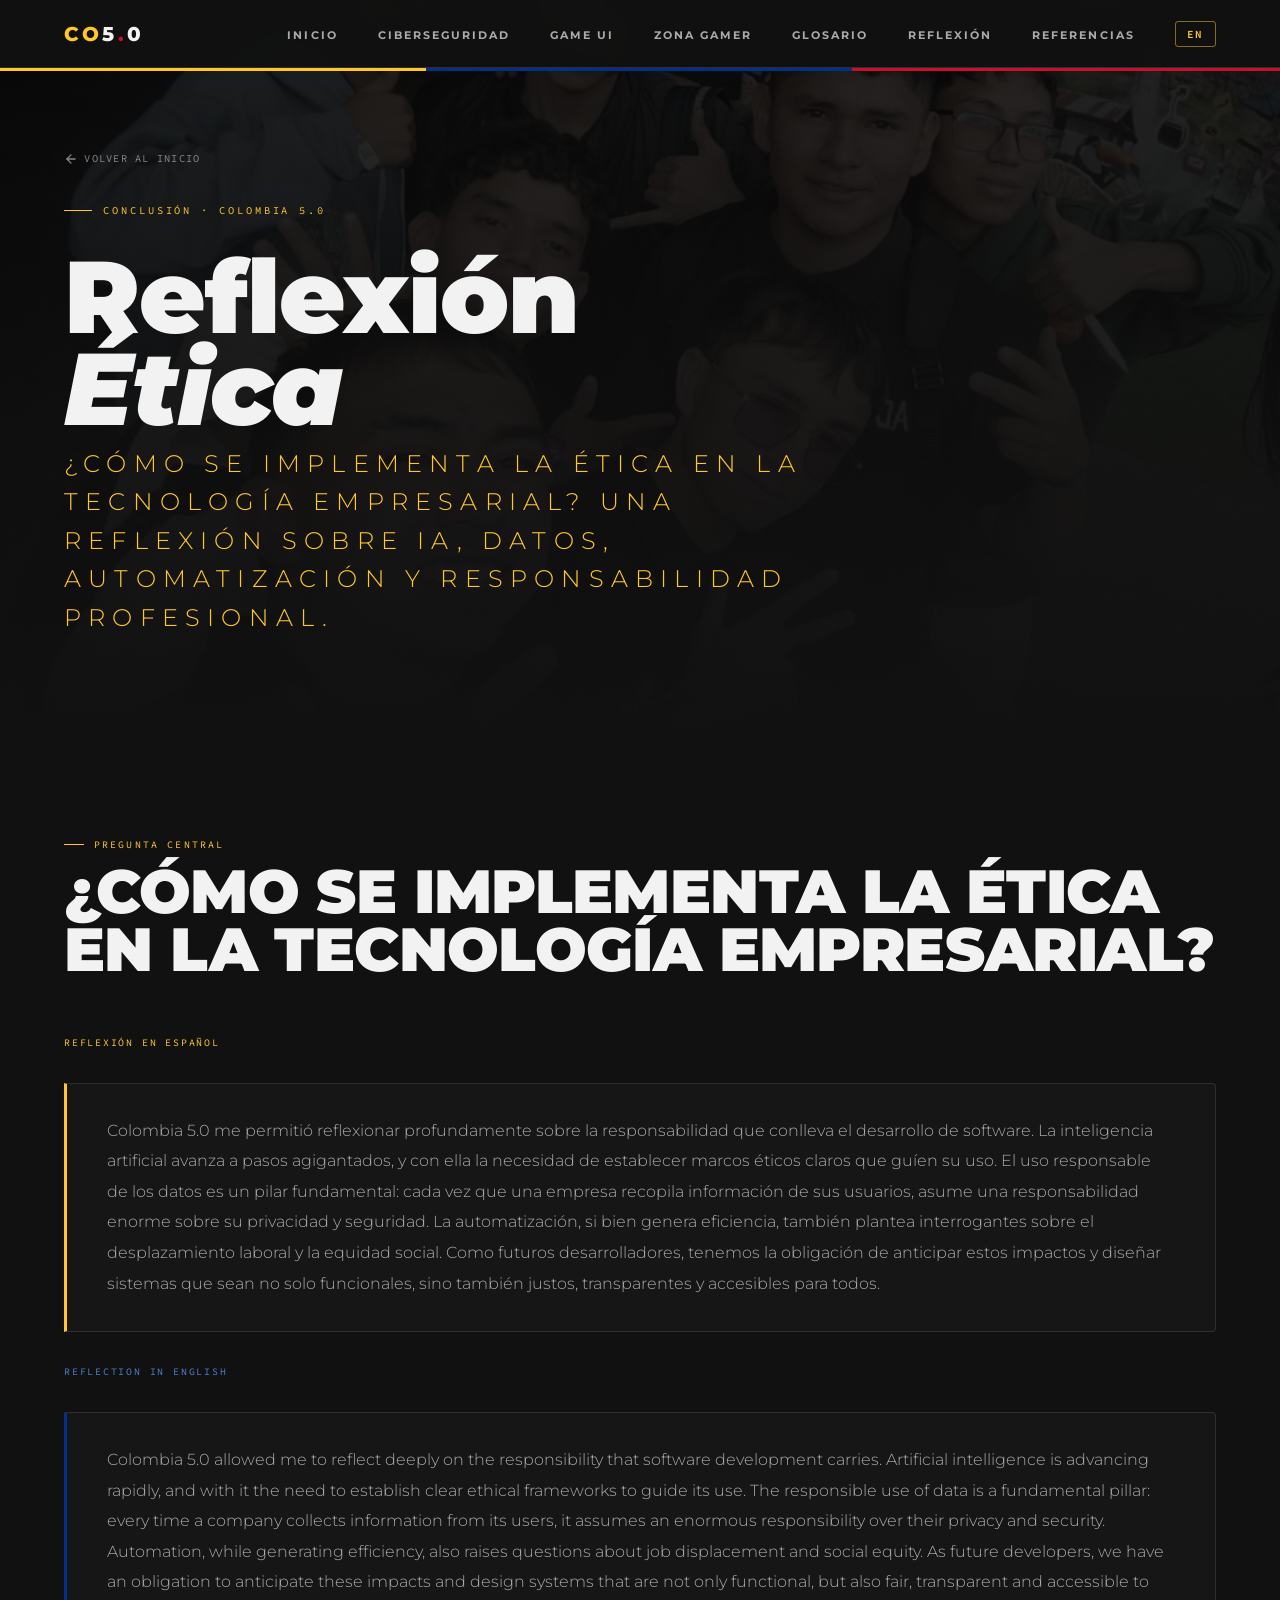
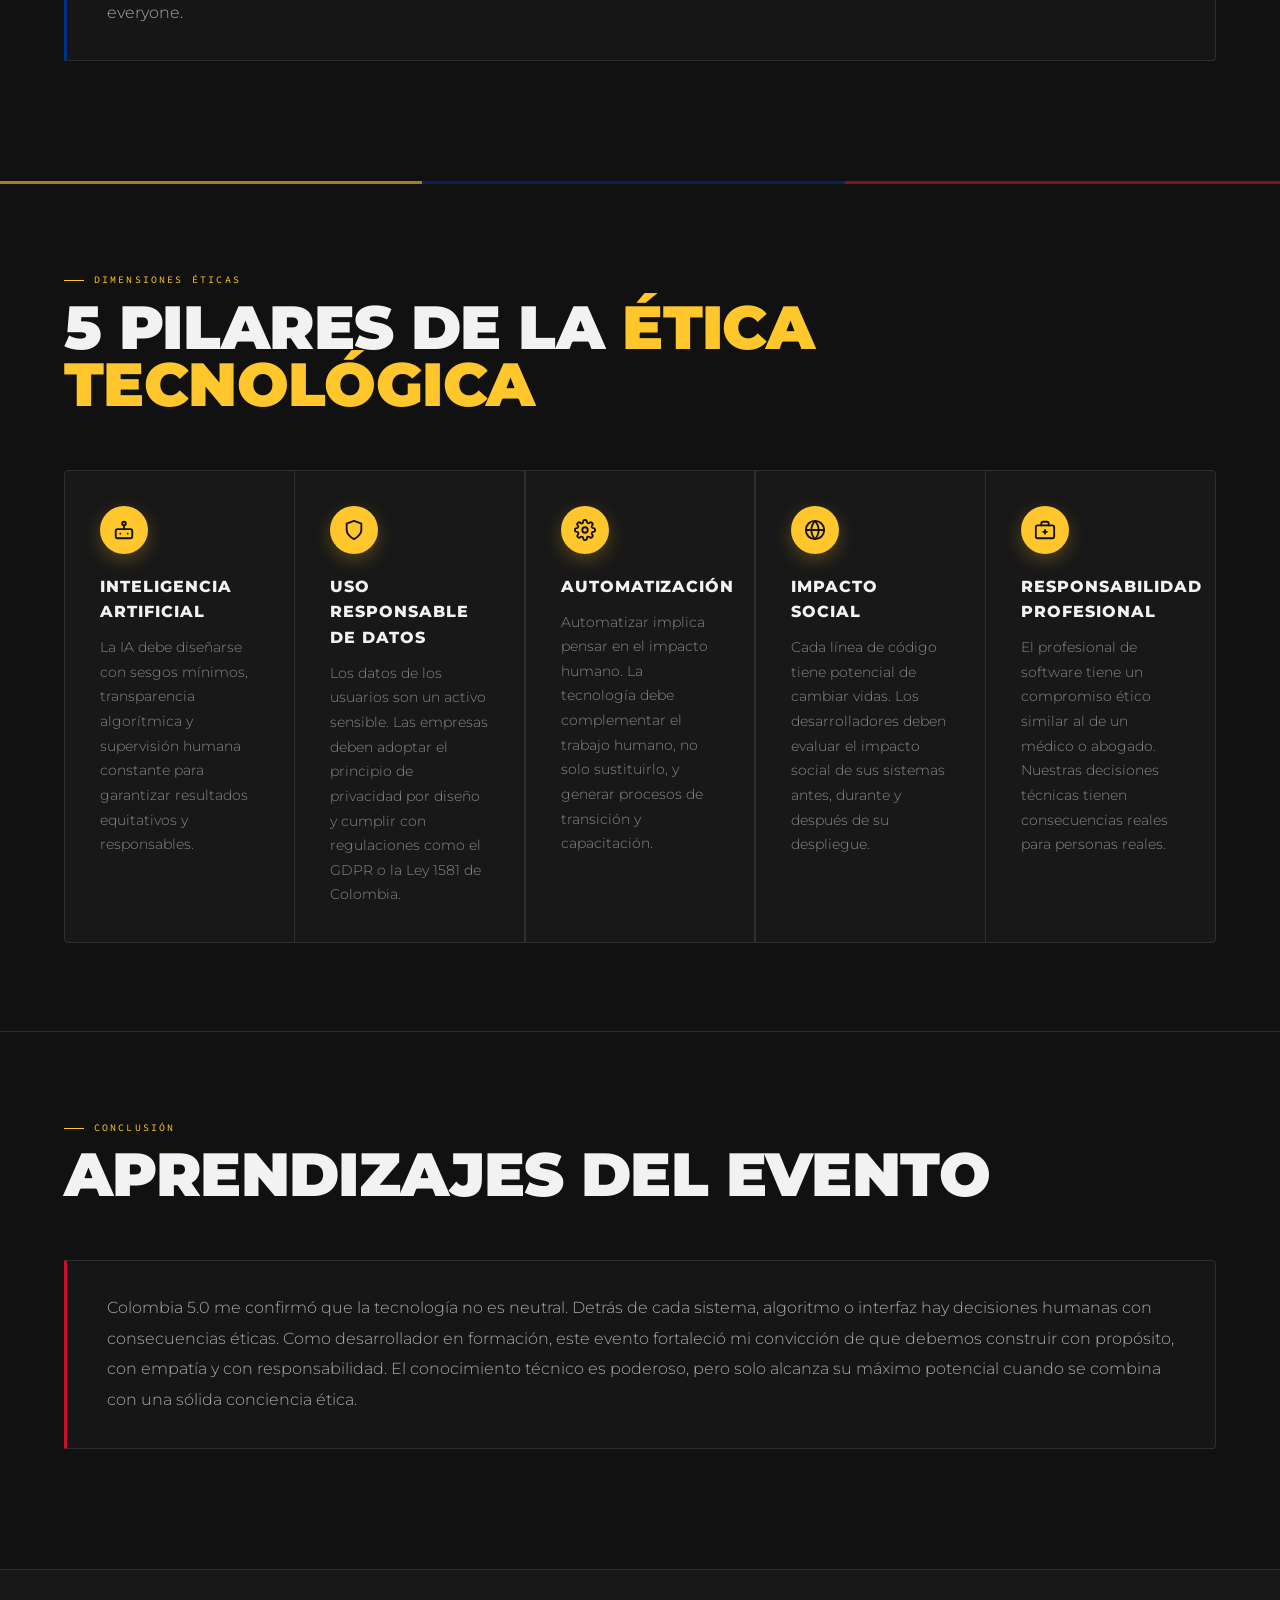
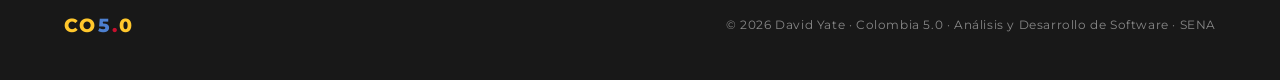
<file: ethics.html>
<!DOCTYPE html>
<html lang="es">
<head>
  <meta charset="UTF-8" />
  <meta name="viewport" content="width=device-width, initial-scale=1.0" />
  <title>Reflexión Ética — Colombia 5.0</title>
  <link rel="stylesheet" href="css/style.css" />
</head>
<body>

  <nav>
    <a href="index.html" class="nav-logo">CO<span>5</span><span class="dot">.</span><span>0</span></a>
    <ul class="nav-links">
      <li><a href="index.html"          data-i18n="nav-home">Inicio</a></li>
      <li><a href="ciberseguridad.html" data-i18n="nav-ciber">Ciberseguridad</a></li>
      <li><a href="game-ui.html"        data-i18n="nav-gameui">Game UI</a></li>
      <li><a href="zona-gamer.html"     data-i18n="nav-gamer">Zona Gamer</a></li>
      <li><a href="glossary.html"       data-i18n="nav-glossary">Glosario</a></li>
      <li><a href="ethics.html" data-i18n="nav-ethics">Reflexión</a></li>
      <li><a href="referencias.html" data-i18n="nav-refs">Referencias</a></li>
      <li><button id="lang-btn">EN</button></li>
    </ul>
    <button class="hamburger" aria-label="Menú"><span></span><span></span><span></span></button>
  </nav>

  <header class="page-hero-inner">
    <div class="hero-tricolor"></div>
    <div class="hero-bg-img" style="background-image:url('img/entrada.jpeg'); background-position:center;"></div>
    <div class="hero-content">
      <a href="index.html" class="back-link">
        <svg viewBox="0 0 24 24" fill="none" stroke="currentColor" stroke-width="2.2" stroke-linecap="round" stroke-linejoin="round"><line x1="19" y1="12" x2="5" y2="12"/><polyline points="12 19 5 12 12 5"/></svg>
        <span data-i18n="back">Volver al inicio</span>
      </a>
      <p class="hero-eyebrow" data-i18n="eyebrow">Conclusión · Colombia 5.0</p>
      <h1 class="hero-name" data-i18n="hero-title">Reflexión<br>Ética</h1>
      <p class="hero-role" data-i18n="hero-sub">IA · Datos · Automatización · Responsabilidad</p>
    </div>
  </header>

  <!-- PREGUNTA CENTRAL -->
  <section class="content-section">
    <div class="section-header">
      <p class="section-label" data-i18n="q-label">Pregunta central</p>
      <h2 class="section-title" data-i18n="q-title">¿Cómo se implementa la ética en la <em>tecnología empresarial</em>?</h2>
    </div>

    <p class="lang-tag lang-tag--es" data-i18n="body-es-label">Reflexión en español</p>
    <div class="highlight">
      <p data-i18n="body-text-es">
        Colombia 5.0 me permitió reflexionar profundamente sobre la responsabilidad que conlleva el desarrollo de software. La inteligencia artificial avanza a pasos agigantados, y con ella la necesidad de establecer marcos éticos claros que guíen su uso. El uso responsable de los datos es un pilar fundamental: cada vez que una empresa recopila información de sus usuarios, asume una responsabilidad enorme sobre su privacidad y seguridad. La automatización, si bien genera eficiencia, también plantea interrogantes sobre el desplazamiento laboral y la equidad social. Como futuros desarrolladores, tenemos la obligación de anticipar estos impactos y diseñar sistemas que sean no solo funcionales, sino también justos, transparentes y accesibles para todos.
      </p>
    </div>

    <p class="lang-tag lang-tag--en" style="margin-top:1.5rem;" data-i18n="body-en-label">Reflection in English</p>
    <div class="highlight blue">
      <p data-i18n="body-text-en">
        Colombia 5.0 allowed me to reflect deeply on the responsibility that software development carries. Artificial intelligence is advancing rapidly, and with it the need to establish clear ethical frameworks to guide its use. The responsible use of data is a fundamental pillar: every time a company collects information from its users, it assumes an enormous responsibility over their privacy and security. Automation, while generating efficiency, also raises questions about job displacement and social equity. As future developers, we have an obligation to anticipate these impacts and design systems that are not only functional, but also fair, transparent and accessible to everyone.
      </p>
    </div>
  </section>

  <div class="divider-tri"></div>

  <!-- DIMENSIONES ÉTICAS -->
  <section class="content-section">
    <div class="section-header">
      <p class="section-label">Dimensiones éticas</p>
      <h2 class="section-title">5 pilares de la <em>ética tecnológica</em></h2>
    </div>

    <div class="ethics-grid">

      <div class="ethics-card">
        <div class="ethics-icon">
          <svg viewBox="0 0 24 24" fill="none" stroke="currentColor" stroke-width="2" stroke-linecap="round" stroke-linejoin="round"><rect x="3" y="11" width="18" height="10" rx="2"/><circle cx="12" cy="5" r="2"/><line x1="12" y1="7" x2="12" y2="11"/><circle cx="8" cy="16" r="1" fill="currentColor" stroke="none"/><circle cx="16" cy="16" r="1" fill="currentColor" stroke="none"/></svg>
        </div>
        <h4 data-i18n="ec1-title">Inteligencia Artificial</h4>
        <p data-i18n="ec1-text">La IA debe diseñarse con sesgos mínimos, transparencia algorítmica y supervisión humana constante para garantizar resultados equitativos y responsables.</p>
      </div>

      <div class="ethics-card">
        <div class="ethics-icon">
          <svg viewBox="0 0 24 24" fill="none" stroke="currentColor" stroke-width="2" stroke-linecap="round" stroke-linejoin="round"><path d="M12 22s8-4 8-10V5l-8-3-8 3v7c0 6 8 10 8 10z"/></svg>
        </div>
        <h4 data-i18n="ec2-title">Uso Responsable de Datos</h4>
        <p data-i18n="ec2-text">Los datos de los usuarios son un activo sensible. Las empresas deben adoptar el principio de privacidad por diseño y cumplir con regulaciones como el GDPR o la Ley 1581 de Colombia.</p>
      </div>

      <div class="ethics-card">
        <div class="ethics-icon">
          <svg viewBox="0 0 24 24" fill="none" stroke="currentColor" stroke-width="2" stroke-linecap="round" stroke-linejoin="round"><circle cx="12" cy="12" r="3"/><path d="M19.4 15a1.65 1.65 0 0 0 .33 1.82l.06.06a2 2 0 0 1-2.83 2.83l-.06-.06a1.65 1.65 0 0 0-1.82-.33 1.65 1.65 0 0 0-1 1.51V21a2 2 0 0 1-4 0v-.09A1.65 1.65 0 0 0 9 19.4a1.65 1.65 0 0 0-1.82.33l-.06.06a2 2 0 0 1-2.83-2.83l.06-.06A1.65 1.65 0 0 0 4.68 15a1.65 1.65 0 0 0-1.51-1H3a2 2 0 0 1 0-4h.09A1.65 1.65 0 0 0 4.6 9a1.65 1.65 0 0 0-.33-1.82l-.06-.06a2 2 0 0 1 2.83-2.83l.06.06A1.65 1.65 0 0 0 9 4.68a1.65 1.65 0 0 0 1-1.51V3a2 2 0 0 1 4 0v.09a1.65 1.65 0 0 0 1 1.51 1.65 1.65 0 0 0 1.82-.33l.06-.06a2 2 0 0 1 2.83 2.83l-.06.06A1.65 1.65 0 0 0 19.4 9a1.65 1.65 0 0 0 1.51 1H21a2 2 0 0 1 0 4h-.09a1.65 1.65 0 0 0-1.51 1z"/></svg>
        </div>
        <h4 data-i18n="ec3-title">Automatización</h4>
        <p data-i18n="ec3-text">Automatizar implica pensar en el impacto humano. La tecnología debe complementar el trabajo humano, no solo sustituirlo, y generar procesos de transición y capacitación.</p>
      </div>

      <div class="ethics-card">
        <div class="ethics-icon">
          <svg viewBox="0 0 24 24" fill="none" stroke="currentColor" stroke-width="2" stroke-linecap="round" stroke-linejoin="round"><circle cx="12" cy="12" r="10"/><line x1="2" y1="12" x2="22" y2="12"/><path d="M12 2a15.3 15.3 0 0 1 4 10 15.3 15.3 0 0 1-4 10 15.3 15.3 0 0 1-4-10 15.3 15.3 0 0 1 4-10z"/></svg>
        </div>
        <h4 data-i18n="ec4-title">Impacto Social</h4>
        <p data-i18n="ec4-text">Cada línea de código tiene potencial de cambiar vidas. Los desarrolladores deben evaluar el impacto social de sus sistemas antes, durante y después de su despliegue.</p>
      </div>

      <div class="ethics-card">
        <div class="ethics-icon">
          <svg viewBox="0 0 24 24" fill="none" stroke="currentColor" stroke-width="2" stroke-linecap="round" stroke-linejoin="round"><rect x="2" y="7" width="20" height="14" rx="2"/><path d="M16 7V5a2 2 0 0 0-2-2h-4a2 2 0 0 0-2 2v2"/><line x1="12" y1="12" x2="12" y2="16"/><line x1="10" y1="14" x2="14" y2="14"/></svg>
        </div>
        <h4 data-i18n="ec5-title">Responsabilidad Profesional</h4>
        <p data-i18n="ec5-text">El profesional de software tiene un compromiso ético similar al de un médico o abogado. Nuestras decisiones técnicas tienen consecuencias reales para personas reales.</p>
      </div>

    </div>
  </section>

  <div class="divider"></div>

  <!-- CONCLUSIÓN -->
  <section class="content-section">
    <div class="section-header">
      <p class="section-label" data-i18n="conc-label">Conclusión</p>
      <h2 class="section-title" data-i18n="conc-title">Aprendizajes del <em>evento</em></h2>
    </div>
    <div class="highlight" style="border-left-color:var(--co-red);">
      <p data-i18n="conc-text">
        Colombia 5.0 me confirmó que la tecnología no es neutral. Detrás de cada sistema, algoritmo o interfaz hay decisiones humanas con consecuencias éticas. Como desarrollador en formación, este evento fortaleció mi convicción de que debemos construir con propósito, con empatía y con responsabilidad. El conocimiento técnico es poderoso, pero solo alcanza su máximo potencial cuando se combina con una sólida conciencia ética.
      </p>
    </div>
  </section>

  <footer>
    <span class="footer-logo"><span class="y">CO</span><span class="b">5</span><span class="r">.</span><span class="y">0</span></span>
    <p data-i18n="footer-copy">© 2026 David Yate · Colombia 5.0 · Análisis y Desarrollo de Software · SENA</p>
  </footer>

  <script src="js/lang.js"></script>
  <script>initLang('ethics');</script>
</body>
</html>
</file>
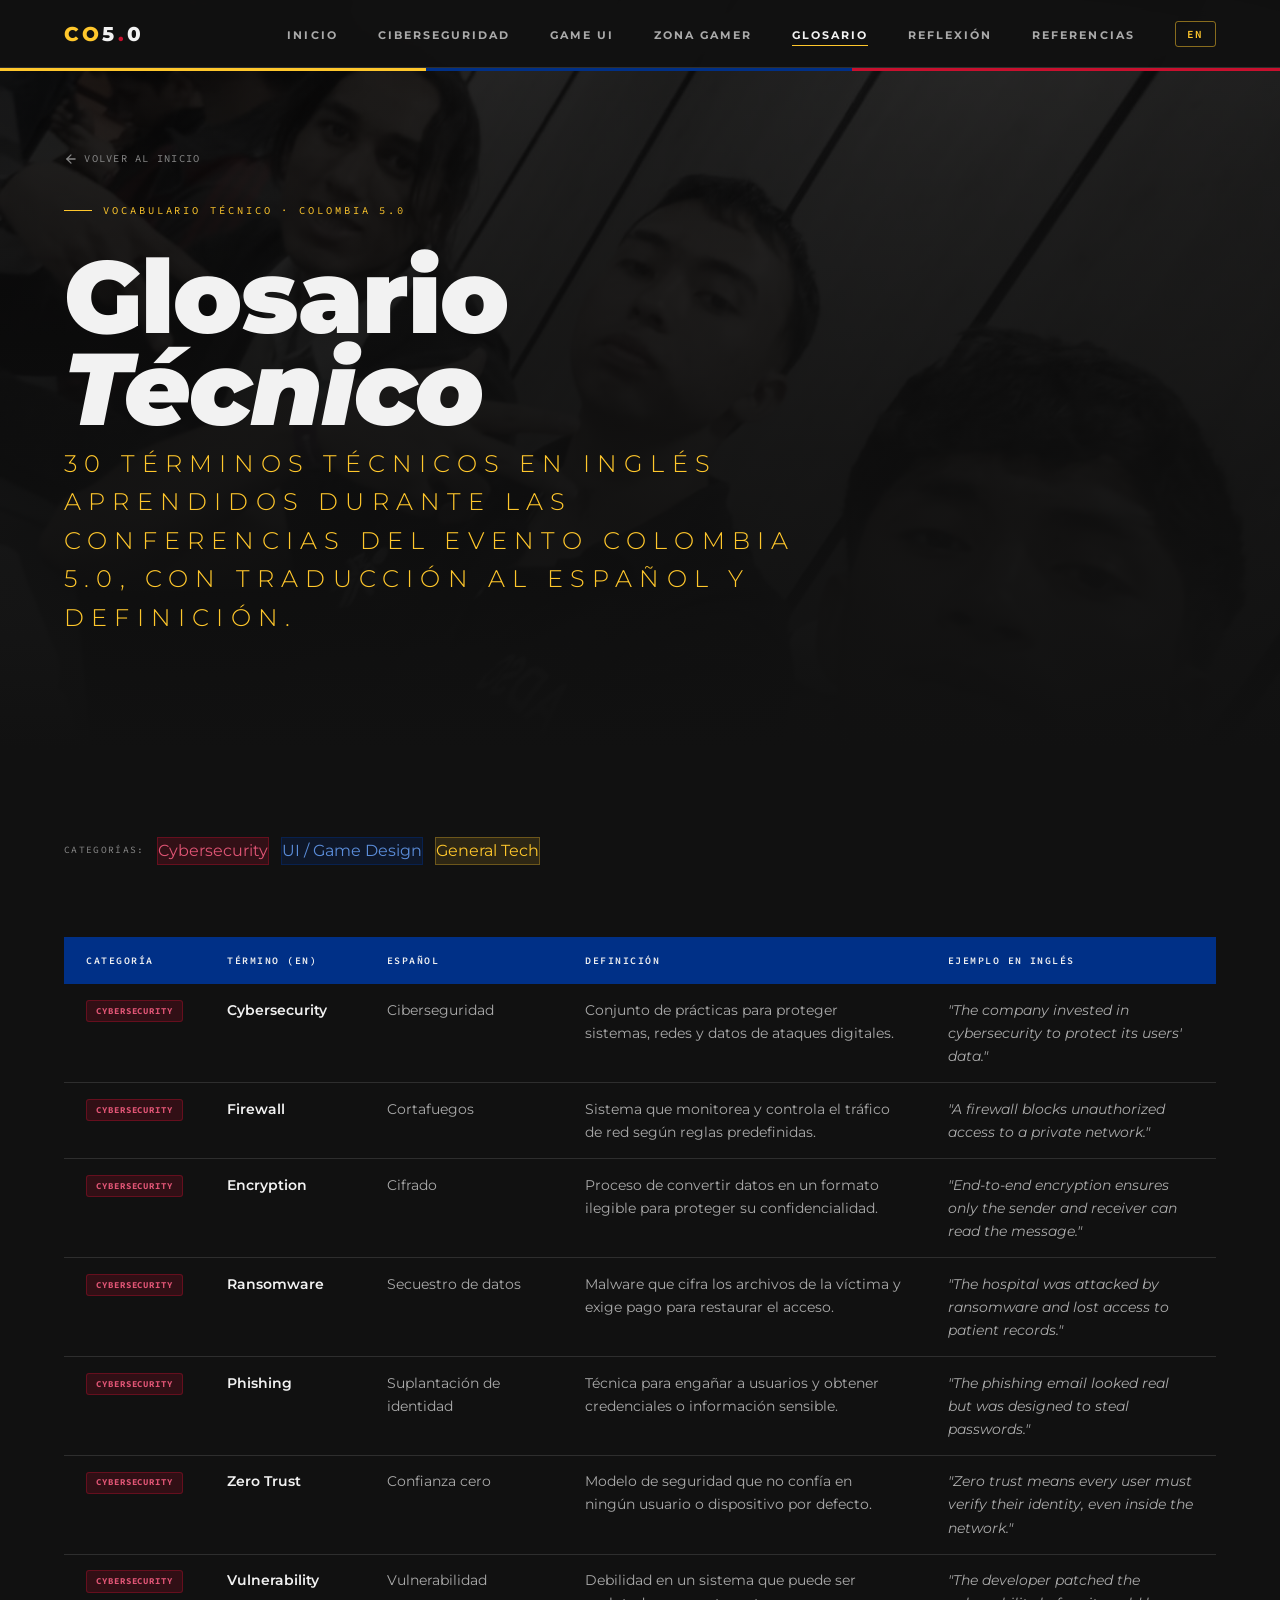
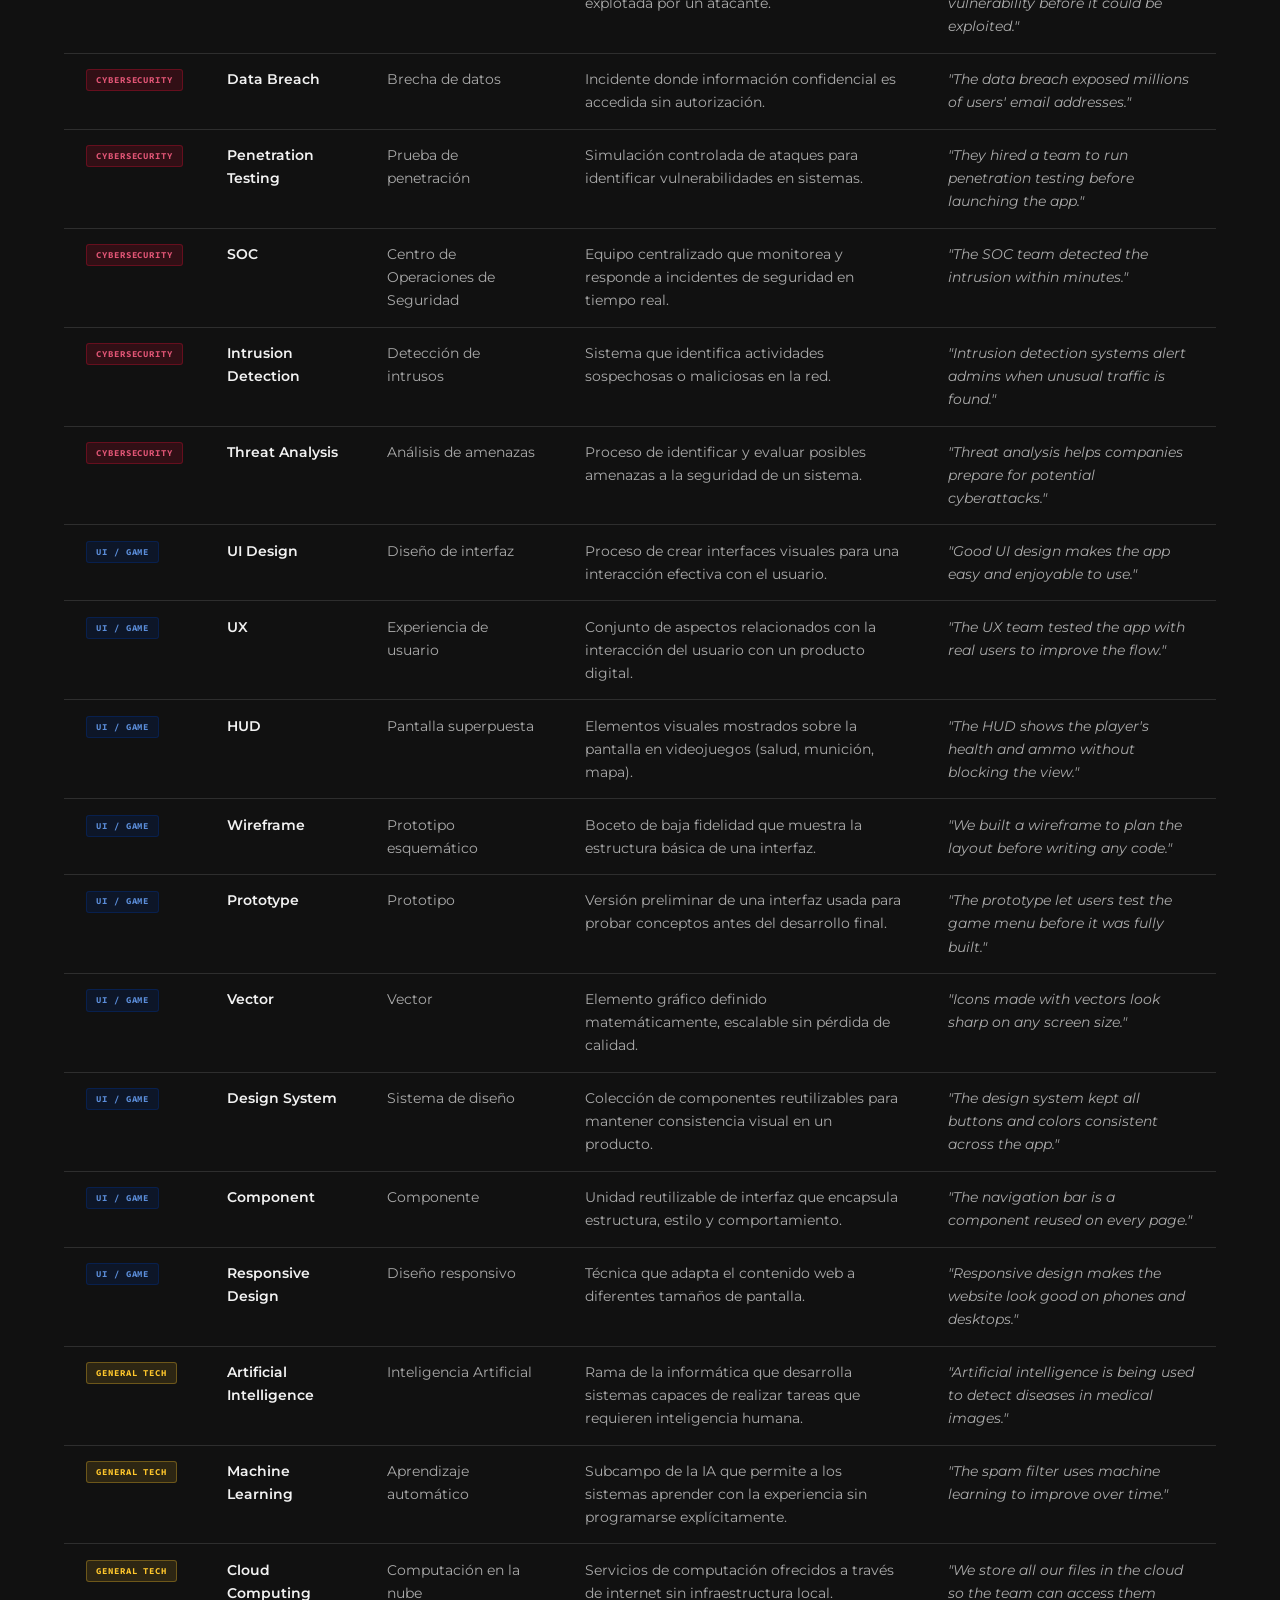
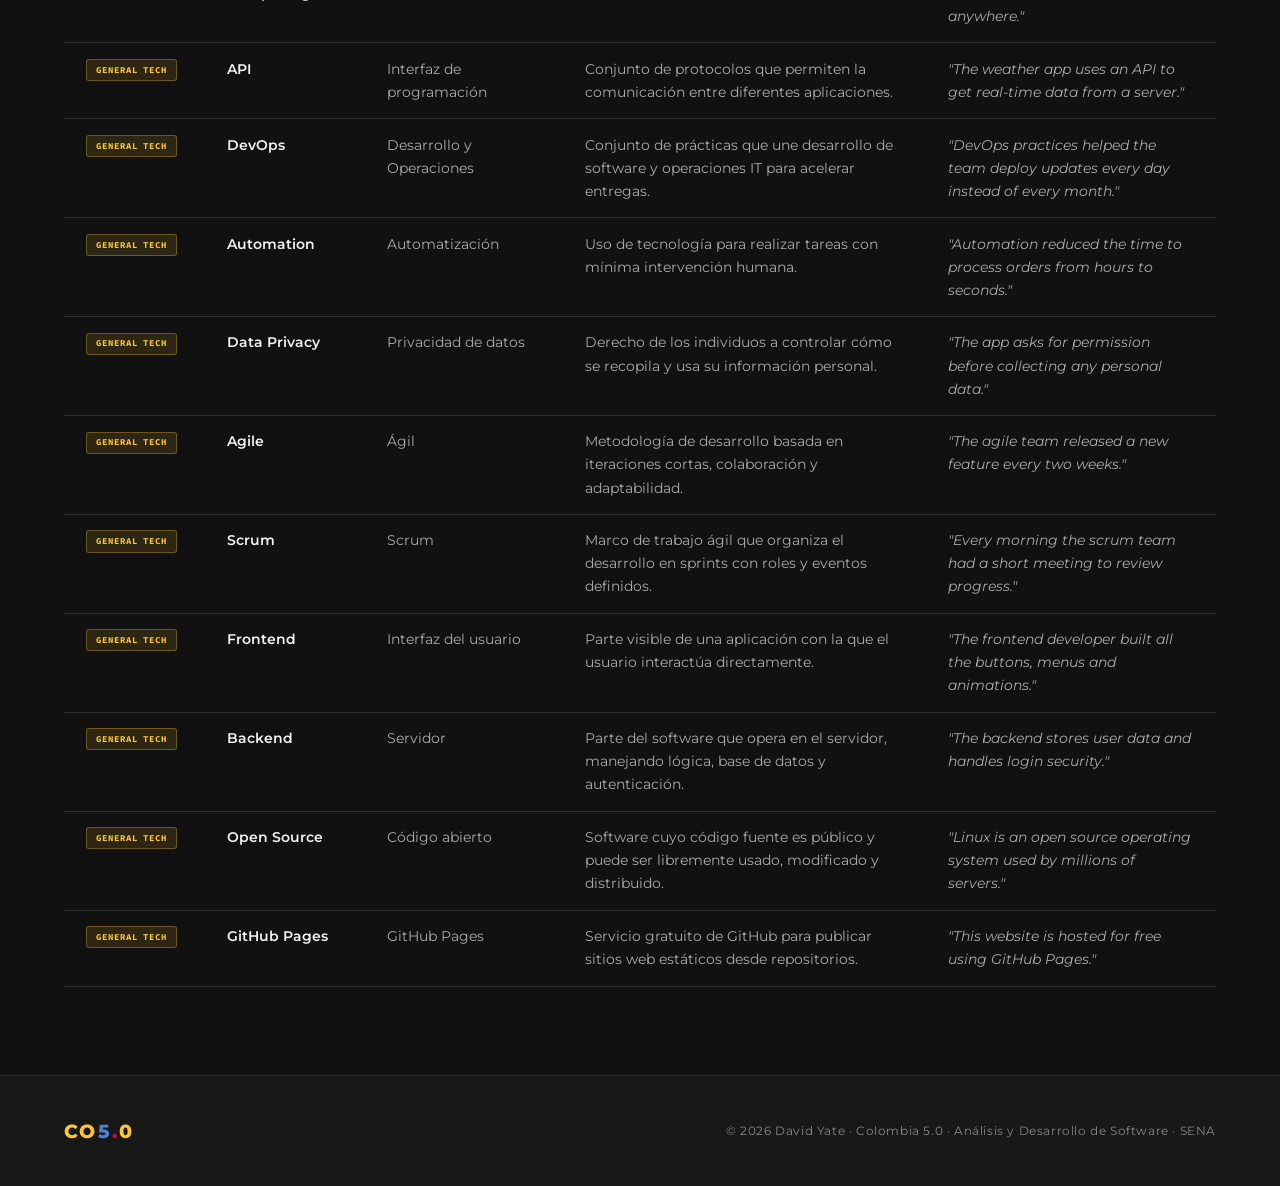
<file: glossary.html>
<!DOCTYPE html>
<html lang="es">
<head>
  <meta charset="UTF-8" />
  <meta name="viewport" content="width=device-width, initial-scale=1.0" />
  <title>Glosario Técnico — Colombia 5.0</title>
  <link rel="stylesheet" href="css/style.css" />
</head>
<body>

  <nav>
    <a href="index.html" class="nav-logo">CO<span>5</span><span class="dot">.</span><span>0</span></a>
    <ul class="nav-links">
      <li><a href="index.html"          data-i18n="nav-home">Inicio</a></li>
      <li><a href="ciberseguridad.html" data-i18n="nav-ciber">Ciberseguridad</a></li>
      <li><a href="game-ui.html"        data-i18n="nav-gameui">Game UI</a></li>
      <li><a href="zona-gamer.html"     data-i18n="nav-gamer">Zona Gamer</a></li>
      <li><a href="glossary.html"       class="active" data-i18n="nav-glossary">Glosario</a></li>
      <li><a href="ethics.html" data-i18n="nav-ethics">Reflexión</a></li>
      <li><a href="referencias.html" data-i18n="nav-refs">Referencias</a></li>
      <li><button id="lang-btn">EN</button></li>
    </ul>
    <button class="hamburger" aria-label="Menú"><span></span><span></span><span></span></button>
  </nav>

  <header class="page-hero-inner">
    <div class="hero-tricolor"></div>
    <div class="hero-bg-img" style="background-image:url('img/hero.jpeg'); background-position:center;"></div>
    <div class="hero-content">
      <a href="index.html" class="back-link">
        <svg viewBox="0 0 24 24" fill="none" stroke="currentColor" stroke-width="2.2" stroke-linecap="round" stroke-linejoin="round"><line x1="19" y1="12" x2="5" y2="12"/><polyline points="12 19 5 12 12 5"/></svg>
        <span data-i18n="back">Volver al inicio</span>
      </a>
      <p class="hero-eyebrow" data-i18n="eyebrow">Vocabulario técnico · Colombia 5.0</p>
      <h1 class="hero-name" data-i18n="hero-title">Glosario<br>Técnico</h1>
      <p class="hero-role" data-i18n="hero-sub">34 términos · 3 categorías · English / Español</p>
    </div>
  </header>

  <section class="content-section">

    <!-- Leyenda de categorías -->
    <div style="display:flex;flex-wrap:wrap;gap:.75rem;margin-bottom:2.5rem;align-items:center;">
      <span style="font-family:var(--font-mono);font-size:.6rem;letter-spacing:.14em;color:var(--muted);text-transform:uppercase;">Categorías:</span>
      <span class="cat-badge cat-cyber">Cybersecurity</span>
      <span class="cat-badge cat-ui">UI / Game Design</span>
      <span class="cat-badge cat-tech">General Tech</span>
    </div>

    <div style="overflow-x:auto;">
      <table class="glossary-table">
        <thead>
          <tr>
            <th data-i18n="tbl-cat">Categoría</th>
            <th data-i18n="tbl-en">Término (EN)</th>
            <th data-i18n="tbl-es">Español</th>
            <th data-i18n="tbl-def">Definición</th>
            <th data-i18n="tbl-ex">Example in English</th>
          </tr>
        </thead>
        <tbody>
          <!-- CYBERSECURITY -->
          <tr>
            <td><span class="cat-badge cat-cyber">Cybersecurity</span></td>
            <td>Cybersecurity</td>
            <td>Ciberseguridad</td>
            <td>Conjunto de prácticas para proteger sistemas, redes y datos de ataques digitales.</td>
            <td><em>"The company invested in cybersecurity to protect its users' data."</em></td>
          </tr>
          <tr>
            <td><span class="cat-badge cat-cyber">Cybersecurity</span></td>
            <td>Firewall</td>
            <td>Cortafuegos</td>
            <td>Sistema que monitorea y controla el tráfico de red según reglas predefinidas.</td>
            <td><em>"A firewall blocks unauthorized access to a private network."</em></td>
          </tr>
          <tr>
            <td><span class="cat-badge cat-cyber">Cybersecurity</span></td>
            <td>Encryption</td>
            <td>Cifrado</td>
            <td>Proceso de convertir datos en un formato ilegible para proteger su confidencialidad.</td>
            <td><em>"End-to-end encryption ensures only the sender and receiver can read the message."</em></td>
          </tr>
          <tr>
            <td><span class="cat-badge cat-cyber">Cybersecurity</span></td>
            <td>Ransomware</td>
            <td>Secuestro de datos</td>
            <td>Malware que cifra los archivos de la víctima y exige pago para restaurar el acceso.</td>
            <td><em>"The hospital was attacked by ransomware and lost access to patient records."</em></td>
          </tr>
          <tr>
            <td><span class="cat-badge cat-cyber">Cybersecurity</span></td>
            <td>Phishing</td>
            <td>Suplantación de identidad</td>
            <td>Técnica para engañar a usuarios y obtener credenciales o información sensible.</td>
            <td><em>"The phishing email looked real but was designed to steal passwords."</em></td>
          </tr>
          <tr>
            <td><span class="cat-badge cat-cyber">Cybersecurity</span></td>
            <td>Zero Trust</td>
            <td>Confianza cero</td>
            <td>Modelo de seguridad que no confía en ningún usuario o dispositivo por defecto.</td>
            <td><em>"Zero trust means every user must verify their identity, even inside the network."</em></td>
          </tr>
          <tr>
            <td><span class="cat-badge cat-cyber">Cybersecurity</span></td>
            <td>Vulnerability</td>
            <td>Vulnerabilidad</td>
            <td>Debilidad en un sistema que puede ser explotada por un atacante.</td>
            <td><em>"The developer patched the vulnerability before it could be exploited."</em></td>
          </tr>
          <tr>
            <td><span class="cat-badge cat-cyber">Cybersecurity</span></td>
            <td>Data Breach</td>
            <td>Brecha de datos</td>
            <td>Incidente donde información confidencial es accedida sin autorización.</td>
            <td><em>"The data breach exposed millions of users' email addresses."</em></td>
          </tr>
          <tr>
            <td><span class="cat-badge cat-cyber">Cybersecurity</span></td>
            <td>Penetration Testing</td>
            <td>Prueba de penetración</td>
            <td>Simulación controlada de ataques para identificar vulnerabilidades en sistemas.</td>
            <td><em>"They hired a team to run penetration testing before launching the app."</em></td>
          </tr>
          <tr>
            <td><span class="cat-badge cat-cyber">Cybersecurity</span></td>
            <td>SOC</td>
            <td>Centro de Operaciones de Seguridad</td>
            <td>Equipo centralizado que monitorea y responde a incidentes de seguridad en tiempo real.</td>
            <td><em>"The SOC team detected the intrusion within minutes."</em></td>
          </tr>
          <tr>
            <td><span class="cat-badge cat-cyber">Cybersecurity</span></td>
            <td>Intrusion Detection</td>
            <td>Detección de intrusos</td>
            <td>Sistema que identifica actividades sospechosas o maliciosas en la red.</td>
            <td><em>"Intrusion detection systems alert admins when unusual traffic is found."</em></td>
          </tr>
          <tr>
            <td><span class="cat-badge cat-cyber">Cybersecurity</span></td>
            <td>Threat Analysis</td>
            <td>Análisis de amenazas</td>
            <td>Proceso de identificar y evaluar posibles amenazas a la seguridad de un sistema.</td>
            <td><em>"Threat analysis helps companies prepare for potential cyberattacks."</em></td>
          </tr>

          <!-- UI / GAME DESIGN -->
          <tr>
            <td><span class="cat-badge cat-ui">UI / Game</span></td>
            <td>UI Design</td>
            <td>Diseño de interfaz</td>
            <td>Proceso de crear interfaces visuales para una interacción efectiva con el usuario.</td>
            <td><em>"Good UI design makes the app easy and enjoyable to use."</em></td>
          </tr>
          <tr>
            <td><span class="cat-badge cat-ui">UI / Game</span></td>
            <td>UX</td>
            <td>Experiencia de usuario</td>
            <td>Conjunto de aspectos relacionados con la interacción del usuario con un producto digital.</td>
            <td><em>"The UX team tested the app with real users to improve the flow."</em></td>
          </tr>
          <tr>
            <td><span class="cat-badge cat-ui">UI / Game</span></td>
            <td>HUD</td>
            <td>Pantalla superpuesta</td>
            <td>Elementos visuales mostrados sobre la pantalla en videojuegos (salud, munición, mapa).</td>
            <td><em>"The HUD shows the player's health and ammo without blocking the view."</em></td>
          </tr>
          <tr>
            <td><span class="cat-badge cat-ui">UI / Game</span></td>
            <td>Wireframe</td>
            <td>Prototipo esquemático</td>
            <td>Boceto de baja fidelidad que muestra la estructura básica de una interfaz.</td>
            <td><em>"We built a wireframe to plan the layout before writing any code."</em></td>
          </tr>
          <tr>
            <td><span class="cat-badge cat-ui">UI / Game</span></td>
            <td>Prototype</td>
            <td>Prototipo</td>
            <td>Versión preliminar de una interfaz usada para probar conceptos antes del desarrollo final.</td>
            <td><em>"The prototype let users test the game menu before it was fully built."</em></td>
          </tr>
          <tr>
            <td><span class="cat-badge cat-ui">UI / Game</span></td>
            <td>Vector</td>
            <td>Vector</td>
            <td>Elemento gráfico definido matemáticamente, escalable sin pérdida de calidad.</td>
            <td><em>"Icons made with vectors look sharp on any screen size."</em></td>
          </tr>
          <tr>
            <td><span class="cat-badge cat-ui">UI / Game</span></td>
            <td>Design System</td>
            <td>Sistema de diseño</td>
            <td>Colección de componentes reutilizables para mantener consistencia visual en un producto.</td>
            <td><em>"The design system kept all buttons and colors consistent across the app."</em></td>
          </tr>
          <tr>
            <td><span class="cat-badge cat-ui">UI / Game</span></td>
            <td>Component</td>
            <td>Componente</td>
            <td>Unidad reutilizable de interfaz que encapsula estructura, estilo y comportamiento.</td>
            <td><em>"The navigation bar is a component reused on every page."</em></td>
          </tr>
          <tr>
            <td><span class="cat-badge cat-ui">UI / Game</span></td>
            <td>Responsive Design</td>
            <td>Diseño responsivo</td>
            <td>Técnica que adapta el contenido web a diferentes tamaños de pantalla.</td>
            <td><em>"Responsive design makes the website look good on phones and desktops."</em></td>
          </tr>

          <!-- GENERAL TECH -->
          <tr>
            <td><span class="cat-badge cat-tech">General Tech</span></td>
            <td>Artificial Intelligence</td>
            <td>Inteligencia Artificial</td>
            <td>Rama de la informática que desarrolla sistemas capaces de realizar tareas que requieren inteligencia humana.</td>
            <td><em>"Artificial intelligence is being used to detect diseases in medical images."</em></td>
          </tr>
          <tr>
            <td><span class="cat-badge cat-tech">General Tech</span></td>
            <td>Machine Learning</td>
            <td>Aprendizaje automático</td>
            <td>Subcampo de la IA que permite a los sistemas aprender con la experiencia sin programarse explícitamente.</td>
            <td><em>"The spam filter uses machine learning to improve over time."</em></td>
          </tr>
          <tr>
            <td><span class="cat-badge cat-tech">General Tech</span></td>
            <td>Cloud Computing</td>
            <td>Computación en la nube</td>
            <td>Servicios de computación ofrecidos a través de internet sin infraestructura local.</td>
            <td><em>"We store all our files in the cloud so the team can access them anywhere."</em></td>
          </tr>
          <tr>
            <td><span class="cat-badge cat-tech">General Tech</span></td>
            <td>API</td>
            <td>Interfaz de programación</td>
            <td>Conjunto de protocolos que permiten la comunicación entre diferentes aplicaciones.</td>
            <td><em>"The weather app uses an API to get real-time data from a server."</em></td>
          </tr>
          <tr>
            <td><span class="cat-badge cat-tech">General Tech</span></td>
            <td>DevOps</td>
            <td>Desarrollo y Operaciones</td>
            <td>Conjunto de prácticas que une desarrollo de software y operaciones IT para acelerar entregas.</td>
            <td><em>"DevOps practices helped the team deploy updates every day instead of every month."</em></td>
          </tr>
          <tr>
            <td><span class="cat-badge cat-tech">General Tech</span></td>
            <td>Automation</td>
            <td>Automatización</td>
            <td>Uso de tecnología para realizar tareas con mínima intervención humana.</td>
            <td><em>"Automation reduced the time to process orders from hours to seconds."</em></td>
          </tr>
          <tr>
            <td><span class="cat-badge cat-tech">General Tech</span></td>
            <td>Data Privacy</td>
            <td>Privacidad de datos</td>
            <td>Derecho de los individuos a controlar cómo se recopila y usa su información personal.</td>
            <td><em>"The app asks for permission before collecting any personal data."</em></td>
          </tr>
          <tr>
            <td><span class="cat-badge cat-tech">General Tech</span></td>
            <td>Agile</td>
            <td>Ágil</td>
            <td>Metodología de desarrollo basada en iteraciones cortas, colaboración y adaptabilidad.</td>
            <td><em>"The agile team released a new feature every two weeks."</em></td>
          </tr>
          <tr>
            <td><span class="cat-badge cat-tech">General Tech</span></td>
            <td>Scrum</td>
            <td>Scrum</td>
            <td>Marco de trabajo ágil que organiza el desarrollo en sprints con roles y eventos definidos.</td>
            <td><em>"Every morning the scrum team had a short meeting to review progress."</em></td>
          </tr>
          <tr>
            <td><span class="cat-badge cat-tech">General Tech</span></td>
            <td>Frontend</td>
            <td>Interfaz del usuario</td>
            <td>Parte visible de una aplicación con la que el usuario interactúa directamente.</td>
            <td><em>"The frontend developer built all the buttons, menus and animations."</em></td>
          </tr>
          <tr>
            <td><span class="cat-badge cat-tech">General Tech</span></td>
            <td>Backend</td>
            <td>Servidor</td>
            <td>Parte del software que opera en el servidor, manejando lógica, base de datos y autenticación.</td>
            <td><em>"The backend stores user data and handles login security."</em></td>
          </tr>
          <tr>
            <td><span class="cat-badge cat-tech">General Tech</span></td>
            <td>Open Source</td>
            <td>Código abierto</td>
            <td>Software cuyo código fuente es público y puede ser libremente usado, modificado y distribuido.</td>
            <td><em>"Linux is an open source operating system used by millions of servers."</em></td>
          </tr>
          <tr>
            <td><span class="cat-badge cat-tech">General Tech</span></td>
            <td>GitHub Pages</td>
            <td>GitHub Pages</td>
            <td>Servicio gratuito de GitHub para publicar sitios web estáticos desde repositorios.</td>
            <td><em>"This website is hosted for free using GitHub Pages."</em></td>
          </tr>
        </tbody>
      </table>
    </div>

  </section>

  <footer>
    <span class="footer-logo"><span class="y">CO</span><span class="b">5</span><span class="r">.</span><span class="y">0</span></span>
    <p data-i18n="footer-copy">© 2026 David Yate · Colombia 5.0 · Análisis y Desarrollo de Software · SENA</p>
  </footer>

  <script src="js/lang.js"></script>
  <script>initLang('glossary');</script>
</body>
</html>
</file>
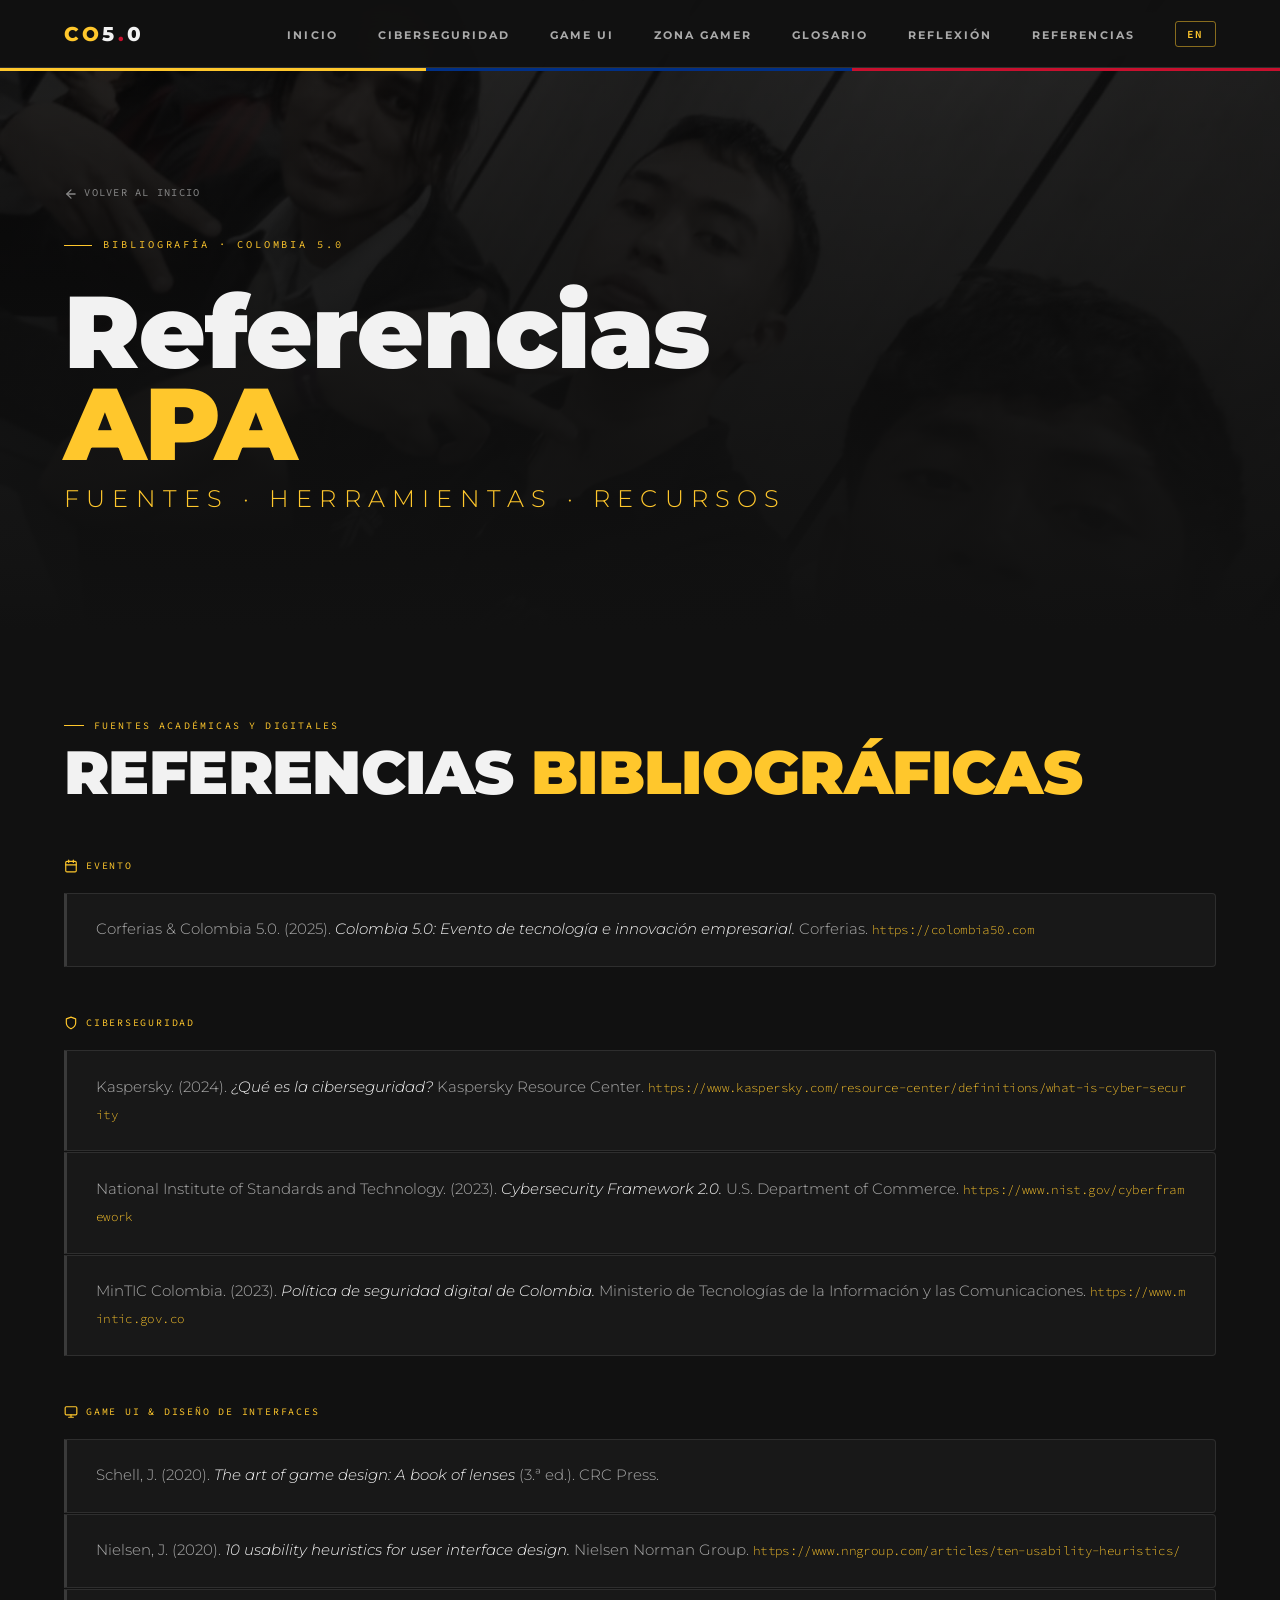
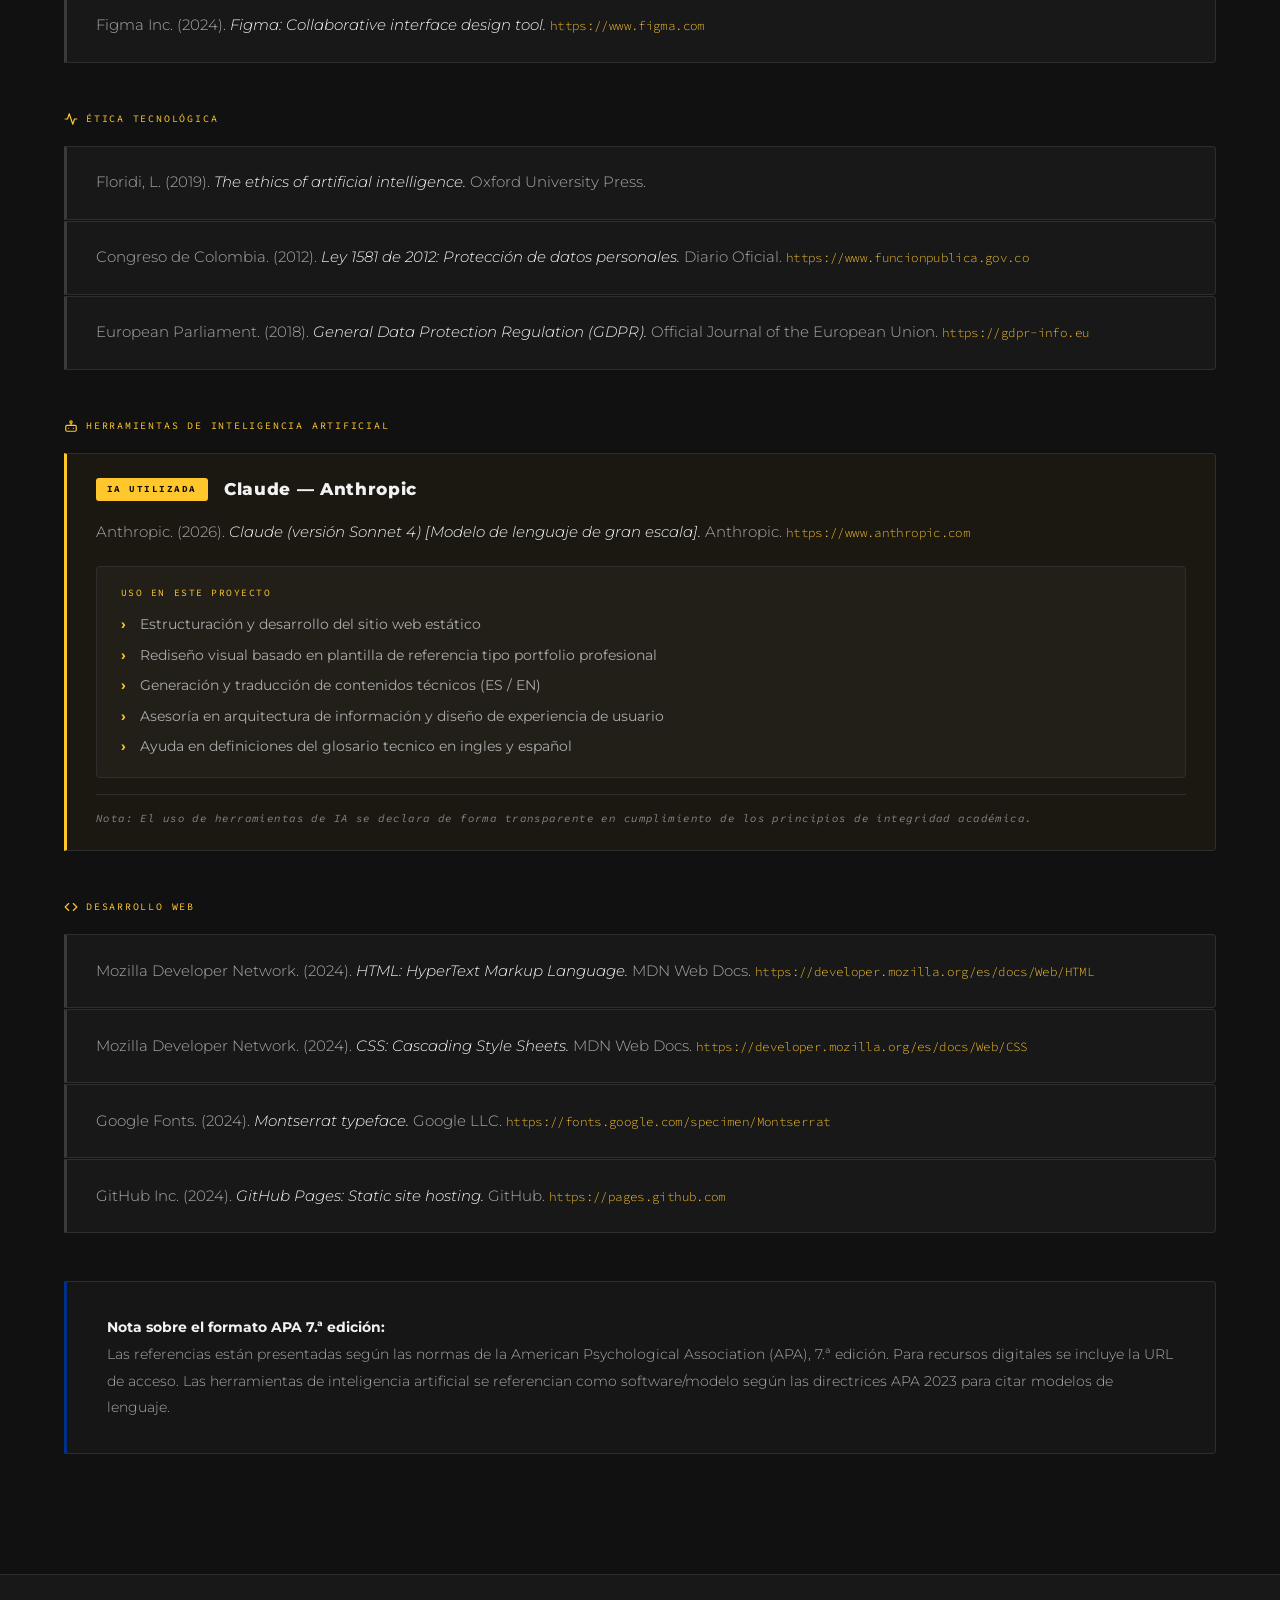
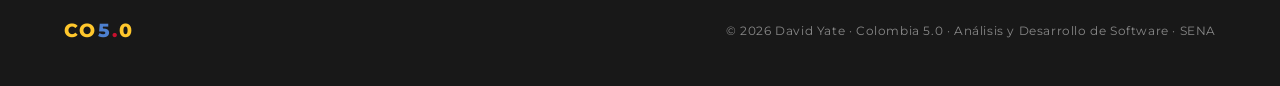
<file: referencias.html>
<!DOCTYPE html>
<html lang="es">
<head>
  <meta charset="UTF-8" />
  <meta name="viewport" content="width=device-width, initial-scale=1.0" />
  <title>Referencias — Colombia 5.0</title>
  <link rel="stylesheet" href="css/style.css" />
</head>
<body>

  <nav>
    <a href="index.html" class="nav-logo">CO<span>5</span><span class="dot">.</span><span>0</span></a>
    <ul class="nav-links">
      <li><a href="index.html"          data-i18n="nav-home">Inicio</a></li>
      <li><a href="ciberseguridad.html" data-i18n="nav-ciber">Ciberseguridad</a></li>
      <li><a href="game-ui.html"        data-i18n="nav-gameui">Game UI</a></li>
      <li><a href="zona-gamer.html"     data-i18n="nav-gamer">Zona Gamer</a></li>
      <li><a href="glossary.html"       data-i18n="nav-glossary">Glosario</a></li>
      <li><a href="ethics.html" data-i18n="nav-ethics">Reflexión</a></li>
      <li><a href="referencias.html" data-i18n="nav-refs">Referencias</a></li>
      <li><button id="lang-btn">EN</button></li>
    </ul>
    <button class="hamburger" aria-label="Menú"><span></span><span></span><span></span></button>
  </nav>

  <header class="page-hero-inner">
    <div class="hero-tricolor"></div>
    <div class="hero-bg-img" style="background-image:url('img/hero.jpeg'); background-position:center;"></div>
    <div class="hero-content">
      <a href="index.html" class="back-link">
        <svg viewBox="0 0 24 24" fill="none" stroke="currentColor" stroke-width="2.2" stroke-linecap="round" stroke-linejoin="round"><line x1="19" y1="12" x2="5" y2="12"/><polyline points="12 19 5 12 12 5"/></svg>
        Volver al inicio
      </a>
      <p class="hero-eyebrow">Bibliografía · Colombia 5.0</p>
      <h1 class="hero-name">Referencias<br><span style="color:var(--co-yellow)">APA</span></h1>
      <p class="hero-role">Fuentes · Herramientas · Recursos</p>
    </div>
  </header>

  <!-- REFERENCIAS BIBLIOGRÁFICAS -->
  <section class="content-section">

    <div class="section-header">
      <p class="section-label">Fuentes académicas y digitales</p>
      <h2 class="section-title">Referencias <em>bibliográficas</em></h2>
    </div>

    <!-- BLOQUE: Evento -->
    <div style="margin-bottom:3rem;">
      <p style="font-family:var(--font-mono);font-size:.62rem;letter-spacing:.18em;color:var(--co-yellow);text-transform:uppercase;margin-bottom:1.2rem;display:flex;align-items:center;gap:.5rem;">
        <svg width="14" height="14" viewBox="0 0 24 24" fill="none" stroke="currentColor" stroke-width="2" stroke-linecap="round" stroke-linejoin="round"><rect x="3" y="4" width="18" height="18" rx="2"/><line x1="16" y1="2" x2="16" y2="6"/><line x1="8" y1="2" x2="8" y2="6"/><line x1="3" y1="10" x2="21" y2="10"/></svg>
        Evento
      </p>
      <div class="ref-card">
        <p class="ref-text">Corferias &amp; Colombia 5.0. (2025). <em>Colombia 5.0: Evento de tecnología e innovación empresarial.</em> Corferias. <a href="https://colombia50.com" class="ref-link" target="_blank">https://colombia50.com</a></p>
      </div>
    </div>

    <!-- BLOQUE: Ciberseguridad -->
    <div style="margin-bottom:3rem;">
      <p style="font-family:var(--font-mono);font-size:.62rem;letter-spacing:.18em;color:var(--co-yellow);text-transform:uppercase;margin-bottom:1.2rem;display:flex;align-items:center;gap:.5rem;">
        <svg width="14" height="14" viewBox="0 0 24 24" fill="none" stroke="currentColor" stroke-width="2" stroke-linecap="round" stroke-linejoin="round"><path d="M12 22s8-4 8-10V5l-8-3-8 3v7c0 6 8 10 8 10z"/></svg>
        Ciberseguridad
      </p>
      <div class="ref-card">
        <p class="ref-text">Kaspersky. (2024). <em>¿Qué es la ciberseguridad?</em> Kaspersky Resource Center. <a href="https://www.kaspersky.com/resource-center/definitions/what-is-cyber-security" class="ref-link" target="_blank">https://www.kaspersky.com/resource-center/definitions/what-is-cyber-security</a></p>
      </div>
      <div class="ref-card" style="margin-top:1px;">
        <p class="ref-text">National Institute of Standards and Technology. (2023). <em>Cybersecurity Framework 2.0.</em> U.S. Department of Commerce. <a href="https://www.nist.gov/cyberframework" class="ref-link" target="_blank">https://www.nist.gov/cyberframework</a></p>
      </div>
      <div class="ref-card" style="margin-top:1px;">
        <p class="ref-text">MinTIC Colombia. (2023). <em>Política de seguridad digital de Colombia.</em> Ministerio de Tecnologías de la Información y las Comunicaciones. <a href="https://www.mintic.gov.co" class="ref-link" target="_blank">https://www.mintic.gov.co</a></p>
      </div>
    </div>

    <!-- BLOQUE: Game UI -->
    <div style="margin-bottom:3rem;">
      <p style="font-family:var(--font-mono);font-size:.62rem;letter-spacing:.18em;color:var(--co-yellow);text-transform:uppercase;margin-bottom:1.2rem;display:flex;align-items:center;gap:.5rem;">
        <svg width="14" height="14" viewBox="0 0 24 24" fill="none" stroke="currentColor" stroke-width="2" stroke-linecap="round" stroke-linejoin="round"><rect x="2" y="3" width="20" height="14" rx="2"/><path d="M8 21h8M12 17v4"/></svg>
        Game UI &amp; Diseño de Interfaces
      </p>
      <div class="ref-card">
        <p class="ref-text">Schell, J. (2020). <em>The art of game design: A book of lenses</em> (3.ª ed.). CRC Press.</p>
      </div>
      <div class="ref-card" style="margin-top:1px;">
        <p class="ref-text">Nielsen, J. (2020). <em>10 usability heuristics for user interface design.</em> Nielsen Norman Group. <a href="https://www.nngroup.com/articles/ten-usability-heuristics/" class="ref-link" target="_blank">https://www.nngroup.com/articles/ten-usability-heuristics/</a></p>
      </div>
      <div class="ref-card" style="margin-top:1px;">
        <p class="ref-text">Figma Inc. (2024). <em>Figma: Collaborative interface design tool.</em> <a href="https://www.figma.com" class="ref-link" target="_blank">https://www.figma.com</a></p>
      </div>
    </div>

    <!-- BLOQUE: Ética tecnológica -->
    <div style="margin-bottom:3rem;">
      <p style="font-family:var(--font-mono);font-size:.62rem;letter-spacing:.18em;color:var(--co-yellow);text-transform:uppercase;margin-bottom:1.2rem;display:flex;align-items:center;gap:.5rem;">
        <svg width="14" height="14" viewBox="0 0 24 24" fill="none" stroke="currentColor" stroke-width="2" stroke-linecap="round" stroke-linejoin="round"><polyline points="22 12 18 12 15 21 9 3 6 12 2 12"/></svg>
        Ética Tecnológica
      </p>
      <div class="ref-card">
        <p class="ref-text">Floridi, L. (2019). <em>The ethics of artificial intelligence.</em> Oxford University Press.</p>
      </div>
      <div class="ref-card" style="margin-top:1px;">
        <p class="ref-text">Congreso de Colombia. (2012). <em>Ley 1581 de 2012: Protección de datos personales.</em> Diario Oficial. <a href="https://www.funcionpublica.gov.co/eva/gestornormativo/norma.php?i=49981" class="ref-link" target="_blank">https://www.funcionpublica.gov.co</a></p>
      </div>
      <div class="ref-card" style="margin-top:1px;">
        <p class="ref-text">European Parliament. (2018). <em>General Data Protection Regulation (GDPR).</em> Official Journal of the European Union. <a href="https://gdpr-info.eu" class="ref-link" target="_blank">https://gdpr-info.eu</a></p>
      </div>
    </div>

    <!-- BLOQUE: Herramientas de IA -->
    <div style="margin-bottom:3rem;">
      <p style="font-family:var(--font-mono);font-size:.62rem;letter-spacing:.18em;color:var(--co-yellow);text-transform:uppercase;margin-bottom:1.2rem;display:flex;align-items:center;gap:.5rem;">
        <svg width="14" height="14" viewBox="0 0 24 24" fill="none" stroke="currentColor" stroke-width="2" stroke-linecap="round" stroke-linejoin="round"><rect x="3" y="11" width="18" height="10" rx="2"/><circle cx="12" cy="5" r="2"/><line x1="12" y1="7" x2="12" y2="11"/><circle cx="8" cy="16" r="1" fill="currentColor" stroke="none"/><circle cx="16" cy="16" r="1" fill="currentColor" stroke="none"/></svg>
        Herramientas de Inteligencia Artificial
      </p>

      <!-- CLAUDE — referencia principal -->
      <div class="ref-card ref-card--highlight">
        <div class="ref-ai-header">
          <div class="ref-ai-badge">IA Utilizada</div>
          <span class="ref-ai-name">Claude — Anthropic</span>
        </div>
        <p class="ref-text">Anthropic. (2026). <em>Claude (versión Sonnet 4) [Modelo de lenguaje de gran escala].</em> Anthropic. <a href="https://www.anthropic.com" class="ref-link" target="_blank">https://www.anthropic.com</a></p>
        <div class="ref-usage">
          <p class="ref-usage-label">Uso en este proyecto</p>
          <ul class="ref-usage-list">
            <li>Estructuración y desarrollo del sitio web estático</li>
            <li>Rediseño visual basado en plantilla de referencia tipo portfolio profesional</li>
            <li>Generación y traducción de contenidos técnicos (ES / EN)</li>
            <li>Asesoría en arquitectura de información y diseño de experiencia de usuario</li>
            <li>Ayuda en definiciones del glosario tecnico en ingles y español</li>
          </ul>
        </div>
        <p class="ref-note">Nota: El uso de herramientas de IA se declara de forma transparente en cumplimiento de los principios de integridad académica.</p>
      </div>

    </div>

    <!-- BLOQUE: Desarrollo web -->
    <div style="margin-bottom:3rem;">
      <p style="font-family:var(--font-mono);font-size:.62rem;letter-spacing:.18em;color:var(--co-yellow);text-transform:uppercase;margin-bottom:1.2rem;display:flex;align-items:center;gap:.5rem;">
        <svg width="14" height="14" viewBox="0 0 24 24" fill="none" stroke="currentColor" stroke-width="2" stroke-linecap="round" stroke-linejoin="round"><polyline points="16 18 22 12 16 6"/><polyline points="8 6 2 12 8 18"/></svg>
        Desarrollo Web
      </p>
      <div class="ref-card">
        <p class="ref-text">Mozilla Developer Network. (2024). <em>HTML: HyperText Markup Language.</em> MDN Web Docs. <a href="https://developer.mozilla.org/es/docs/Web/HTML" class="ref-link" target="_blank">https://developer.mozilla.org/es/docs/Web/HTML</a></p>
      </div>
      <div class="ref-card" style="margin-top:1px;">
        <p class="ref-text">Mozilla Developer Network. (2024). <em>CSS: Cascading Style Sheets.</em> MDN Web Docs. <a href="https://developer.mozilla.org/es/docs/Web/CSS" class="ref-link" target="_blank">https://developer.mozilla.org/es/docs/Web/CSS</a></p>
      </div>
      <div class="ref-card" style="margin-top:1px;">
        <p class="ref-text">Google Fonts. (2024). <em>Montserrat typeface.</em> Google LLC. <a href="https://fonts.google.com/specimen/Montserrat" class="ref-link" target="_blank">https://fonts.google.com/specimen/Montserrat</a></p>
      </div>
      <div class="ref-card" style="margin-top:1px;">
        <p class="ref-text">GitHub Inc. (2024). <em>GitHub Pages: Static site hosting.</em> GitHub. <a href="https://pages.github.com" class="ref-link" target="_blank">https://pages.github.com</a></p>
      </div>
    </div>

    <!-- NOTA APA -->
    <div class="highlight" style="border-left-color:var(--co-blue);margin-top:2rem;">
      <p style="font-size:.88rem;color:var(--muted-2);line-height:1.9;">
        <strong style="color:var(--white);">Nota sobre el formato APA 7.ª edición:</strong><br>
        Las referencias están presentadas según las normas de la American Psychological Association (APA), 7.ª edición. Para recursos digitales se incluye la URL de acceso. Las herramientas de inteligencia artificial se referencian como software/modelo según las directrices APA 2023 para citar modelos de lenguaje.
      </p>
    </div>

  </section>

  <footer>
    <span class="footer-logo"><span class="y">CO</span><span class="b">5</span><span class="r">.</span><span class="y">0</span></span>
    <p>© 2026 David Yate · Colombia 5.0 · Análisis y Desarrollo de Software · SENA</p>
  </footer>

  <script src="js/lang.js"></script>
  <script>initLang('home');</script>

</body>
</html>
</file>
<file: css/style.css>
/* ============================================================
   COLOMBIA 5.0 — v4 "Henry McDonald" Template Style
   Paleta: Amarillo #FFC72C · Azul #003087 · Rojo #C8102E
   Tema: Portfolio editorial oscuro — inspirado en la plantilla HM
   ============================================================ */

@import url('https://fonts.googleapis.com/css2?family=Montserrat:wght@300;400;500;600;700;800;900&family=Playfair+Display:ital,wght@0,700;0,800;1,700&family=Source+Code+Pro:wght@400;600&display=swap');

:root {
  /* Colores Colombia */
  --co-yellow:  #FFC72C;
  --co-blue:    #003087;
  --co-red:     #C8102E;
  --accent:     #FFC72C;

  /* Paleta oscura tipo HM */
  --bg:         #111111;
  --bg-2:       #181818;
  --bg-3:       #1e1e1e;
  --surface:    #242424;
  --border:     #2e2e2e;
  --border-2:   #3a3a3a;

  --white:      #f2f2f2;
  --muted:      #888888;
  --muted-2:    #aaaaaa;

  --font-head:  'Montserrat', sans-serif;
  --font-serif: 'Playfair Display', serif;
  --font-mono:  'Source Code Pro', monospace;

  --nav-h:      68px;
  --radius:     4px;
  --max-w:      1200px;
}

*, *::before, *::after { box-sizing: border-box; margin: 0; padding: 0; }
html { scroll-behavior: smooth; font-size: 16px; }

body {
  background: var(--bg);
  color: var(--white);
  font-family: var(--font-head);
  font-weight: 400;
  line-height: 1.6;
  overflow-x: hidden;
}

img { display: block; max-width: 100%; }
a { color: inherit; text-decoration: none; }

/* ════════════════════════════════
   NAV — estilo HM: minimal, dark, links espaciados
   ════════════════════════════════ */
nav {
  position: fixed; top: 0; left: 0; right: 0;
  z-index: 9999;
  height: var(--nav-h);
  display: flex; align-items: center; justify-content: space-between;
  padding: 0 4rem;
  background: rgba(17,17,17,.96);
  backdrop-filter: blur(20px);
  border-bottom: 1px solid var(--border);
}

.nav-logo {
  font-family: var(--font-head);
  font-size: 1.25rem;
  font-weight: 800;
  letter-spacing: .18em;
  text-transform: uppercase;
  color: var(--co-yellow);
  text-decoration: none;
}
.nav-logo .dot { color: var(--co-red); }
.nav-logo span { color: var(--white); }

.nav-links {
  display: flex; align-items: center; gap: 2.5rem;
  list-style: none;
}
.nav-links a {
  color: var(--muted-2);
  font-size: .7rem;
  font-weight: 700;
  letter-spacing: .18em;
  text-transform: uppercase;
  transition: color .2s;
  position: relative;
}
.nav-links a::after {
  content: '';
  position: absolute; bottom: -4px; left: 0; right: 0;
  height: 1px; background: var(--co-yellow);
  transform: scaleX(0); transform-origin: left;
  transition: transform .25s;
}
.nav-links a:hover,
.nav-links a.active { color: var(--white); }
.nav-links a:hover::after,
.nav-links a.active::after { transform: scaleX(1); }

#lang-btn {
  background: none;
  border: 1px solid rgba(255,199,44,.5);
  color: var(--co-yellow);
  font-family: var(--font-mono);
  font-size: .68rem; font-weight: 600;
  letter-spacing: .14em;
  padding: .3rem .7rem; border-radius: 3px;
  cursor: pointer;
  transition: background .2s, color .2s;
}
#lang-btn:hover { background: var(--co-yellow); color: var(--bg); }

.hamburger {
  display: none; flex-direction: column; gap: 5px;
  background: none; border: none; cursor: pointer; padding: 4px;
}
.hamburger span {
  display: block; width: 22px; height: 1.5px;
  background: var(--white); border-radius: 2px;
  transition: transform .3s, opacity .3s;
}

/* ════════════════════════════════
   HERO — estilo HM: imagen full height, texto sobre imagen
   2 columnas: texto grande izquierda / imagen decorativa derecha
   ════════════════════════════════ */
.page-hero {
  position: relative;
  min-height: 100vh;
  display: grid;
  grid-template-columns: 1fr 1fr;
  overflow: hidden;
  padding-top: var(--nav-h);
}

/* BG image cubre todo */
.hero-bg-img {
  position: absolute; inset: 0;
  background-size: cover;
  background-position: center;
  z-index: 0;
  filter: brightness(.22) saturate(.6);
}

/* Overlay con gradiente lateral izquierda más oscura, derecha visible */
.page-hero::before {
  content: '';
  position: absolute; inset: 0; z-index: 1;
  background: linear-gradient(105deg,
    rgba(17,17,17,1)    0%,
    rgba(17,17,17,.92)  35%,
    rgba(17,17,17,.65)  60%,
    rgba(17,17,17,.2)   100%);
}

/* Tricolor stripe top */
.hero-tricolor {
  position: absolute; top: var(--nav-h); left: 0; right: 0;
  height: 3px; z-index: 10;
  background: linear-gradient(90deg,
    var(--co-yellow) 0% 33.3%,
    var(--co-blue)   33.3% 66.6%,
    var(--co-red)    66.6% 100%);
}

/* Columna izquierda: texto hero */
.hero-left {
  position: relative; z-index: 3;
  display: flex; flex-direction: column; justify-content: center;
  padding: 5rem 4rem 5rem 4rem;
  min-height: calc(100vh - var(--nav-h));
}

.hero-eyebrow {
  font-family: var(--font-mono);
  font-size: .65rem; letter-spacing: .28em;
  color: var(--co-yellow); text-transform: uppercase;
  margin-bottom: 2rem;
  display: flex; align-items: center; gap: .7rem;
}
.hero-eyebrow::before {
  content: ''; display: inline-block;
  width: 28px; height: 1px; background: var(--co-yellow); flex-shrink: 0;
}

/* Nombre grande estilo HM */
.hero-name {
  font-family: var(--font-head);
  font-size: clamp(3.5rem, 7vw, 7rem);
  font-weight: 900;
  line-height: .9;
  letter-spacing: -.01em;
  color: var(--white);
  margin-bottom: .6rem;
}

.hero-role {
  font-family: var(--font-head);
  font-size: clamp(1rem, 2vw, 1.5rem);
  font-weight: 300;
  letter-spacing: .3em;
  text-transform: uppercase;
  color: var(--co-yellow);
  margin-bottom: 2.5rem;
}

.hero-desc {
  max-width: 460px;
  color: var(--muted-2);
  font-size: .95rem;
  font-weight: 300;
  line-height: 1.85;
  margin-bottom: 3rem;
}

/* Social icons row — estilo HM */
.hero-social {
  display: flex; gap: 1rem;
}
.hero-social a {
  width: 40px; height: 40px;
  border: 1px solid var(--border-2);
  border-radius: 50%;
  display: flex; align-items: center; justify-content: center;
  color: var(--muted);
  transition: border-color .2s, color .2s, background .2s;
}
.hero-social a:hover {
  border-color: var(--co-yellow);
  color: var(--co-yellow);
  background: rgba(255,199,44,.08);
}
.hero-social svg { width: 16px; height: 16px; }

/* Columna derecha: imagen recortada estilo HM */
.hero-right {
  position: relative; z-index: 3;
  display: flex; flex-direction: column;
}

/* Imagen superior: foto de evento recortada */
.hero-img-top {
  flex: 1;
  overflow: hidden;
  position: relative;
}
.hero-img-top img {
  width: 100%; height: 100%;
  object-fit: cover; object-position: center top;
  filter: grayscale(30%) contrast(1.05);
  transition: filter .5s;
}
.hero-img-top:hover img { filter: grayscale(0%) contrast(1.1); }

/* Info panel inferior derecha */
.hero-info-panel {
  background: var(--bg-2);
  border-top: 1px solid var(--border);
  padding: 2.2rem 2.5rem;
}
.hero-info-panel .info-label {
  font-family: var(--font-mono);
  font-size: .6rem; letter-spacing: .18em;
  color: var(--co-yellow); text-transform: uppercase;
  display: block; margin-bottom: .3rem;
}
.hero-info-panel .info-val {
  font-size: .95rem; font-weight: 700; color: var(--white);
}

/* ════════════════════════════════
   SECCIÓN ABOUT — estilo HM dos columnas
   Izquierda: headline serif grande / Derecha: foto + datos
   ════════════════════════════════ */
.about-section {
  display: grid;
  grid-template-columns: 1fr 1fr;
  min-height: 70vh;
}

.about-left {
  background: var(--bg-2);
  padding: 6rem 4rem;
  display: flex; flex-direction: column; justify-content: center;
  border-right: 1px solid var(--border);
}

.about-tagline {
  font-family: var(--font-serif);
  font-size: clamp(2rem, 4vw, 3.5rem);
  font-weight: 700;
  line-height: 1.2;
  color: var(--white);
  margin-bottom: 2rem;
}
.about-tagline em {
  font-style: italic;
  color: var(--co-yellow);
}

.about-body {
  color: var(--muted); font-size: .9rem;
  line-height: 1.9; font-weight: 300;
  max-width: 460px; margin-bottom: 2.5rem;
}

.about-quote {
  border-left: 2px solid var(--co-yellow);
  padding: .8rem 1.5rem;
  font-style: italic;
  color: var(--muted-2);
  font-size: .92rem; line-height: 1.8;
  margin-bottom: 2.5rem;
}

.btn-primary {
  display: inline-flex; align-items: center; gap: .55rem;
  background: var(--co-yellow);
  color: var(--bg);
  font-family: var(--font-head);
  font-size: .7rem; font-weight: 800;
  letter-spacing: .14em; text-transform: uppercase;
  padding: .9rem 2rem; border-radius: 3px;
  transition: background .2s, transform .2s, box-shadow .2s;
  text-decoration: none;
}
.btn-primary:hover {
  background: #ffd35a;
  transform: translateY(-2px);
  box-shadow: 0 8px 24px rgba(255,199,44,.3);
}
.btn-ghost {
  display: inline-flex; align-items: center; gap: .55rem;
  border: 1px solid rgba(255,199,44,.45);
  color: var(--co-yellow);
  font-family: var(--font-head);
  font-size: .7rem; font-weight: 700;
  letter-spacing: .14em; text-transform: uppercase;
  padding: .9rem 2rem; border-radius: 3px;
  transition: border-color .2s, background .2s, transform .2s;
  text-decoration: none;
}
.btn-ghost:hover {
  border-color: var(--co-yellow);
  background: rgba(255,199,44,.07);
  transform: translateY(-2px);
}

.about-right {
  background: var(--bg-3);
  padding: 6rem 4rem;
  display: flex; flex-direction: column; align-items: center; justify-content: center;
  gap: 2.5rem;
}

/* Foto circular estilo HM */
.about-photo {
  width: 180px; height: 180px;
  border-radius: 50%;
  overflow: hidden;
  border: 3px solid var(--border-2);
  box-shadow: 0 0 0 6px rgba(255,199,44,.1);
  flex-shrink: 0;
  background: var(--surface);
  display: flex; align-items: center; justify-content: center;
}
.about-photo span {
  font-family: var(--font-head); font-size: 3rem;
  font-weight: 900; color: var(--white); letter-spacing: .05em;
}

.about-details {
  width: 100%; max-width: 300px;
}
.about-detail-row {
  display: flex; justify-content: space-between; align-items: baseline;
  padding: .9rem 0;
  border-bottom: 1px solid var(--border);
}
.about-detail-row:last-child { border-bottom: none; }
.detail-key {
  font-family: var(--font-mono); font-size: .62rem;
  letter-spacing: .14em; color: var(--muted); text-transform: uppercase;
}
.detail-val {
  font-size: .88rem; font-weight: 700; color: var(--white);
  text-align: right;
}
.detail-val.yellow { color: var(--co-yellow); }

/* ════════════════════════════════
   SECCIONES — 3 columnas tipo HM (Skills / Exp / Portfolio)
   Íconos circulares amarillos + título + texto
   ════════════════════════════════ */
.three-col-section {
  display: grid;
  grid-template-columns: repeat(3, 1fr);
  border-top: 1px solid var(--border);
}

.three-col-item {
  padding: 4.5rem 3.5rem;
  border-right: 1px solid var(--border);
  text-align: center;
  transition: background .3s;
  position: relative;
}
.three-col-item:last-child { border-right: none; }
.three-col-item:hover { background: var(--bg-2); }

.col-icon {
  width: 64px; height: 64px;
  border-radius: 50%;
  background: var(--co-yellow);
  display: flex; align-items: center; justify-content: center;
  margin: 0 auto 1.8rem;
  box-shadow: 0 8px 24px rgba(255,199,44,.3);
  transition: transform .3s, box-shadow .3s;
}
.three-col-item:hover .col-icon {
  transform: translateY(-4px);
  box-shadow: 0 14px 32px rgba(255,199,44,.4);
}
.col-icon svg { width: 28px; height: 28px; color: var(--bg); }

.col-num {
  font-family: var(--font-mono);
  font-size: .6rem; letter-spacing: .2em;
  color: var(--co-yellow); text-transform: uppercase;
  margin-bottom: .5rem;
}

.col-title {
  font-family: var(--font-head);
  font-size: 1.4rem; font-weight: 800;
  letter-spacing: .05em; text-transform: uppercase;
  margin-bottom: 1rem; color: var(--white);
}

.col-text {
  font-size: .88rem; color: var(--muted);
  line-height: 1.8; font-weight: 300;
  max-width: 260px; margin: 0 auto 1.5rem;
}

.col-link {
  display: inline-flex; align-items: center; gap: .4rem;
  font-family: var(--font-mono); font-size: .65rem;
  letter-spacing: .12em; text-transform: uppercase;
  color: var(--co-yellow); font-weight: 600;
  transition: gap .2s;
  text-decoration: none;
}
.col-link svg { width: 12px; height: 12px; flex-shrink: 0; }
.col-link:hover { gap: .65rem; }

/* ════════════════════════════════
   CARD SECTION (para páginas internas de conferencias)
   ════════════════════════════════ */
.cards-section {
  padding: 6rem 4rem;
  max-width: calc(var(--max-w) + 8rem);
  margin: 0 auto;
}

.section-header {
  margin-bottom: 3.5rem;
}

.section-label {
  font-family: var(--font-mono);
  font-size: .62rem; letter-spacing: .22em;
  color: var(--co-yellow); text-transform: uppercase;
  margin-bottom: .65rem;
  display: flex; align-items: center; gap: .6rem;
}
.section-label::before {
  content: ''; display: inline-block;
  width: 20px; height: 1px; background: var(--co-yellow); flex-shrink: 0;
}

.section-title {
  font-family: var(--font-head);
  font-size: clamp(2rem, 5vw, 3.8rem);
  font-weight: 900;
  line-height: .95; letter-spacing: -.01em;
  text-transform: uppercase;
}
.section-title em { font-style: normal; color: var(--co-yellow); }

/* Cards grid */
.card-grid {
  display: grid;
  grid-template-columns: repeat(3, 1fr);
  gap: 1.5px;
  background: var(--border);
  border: 1.5px solid var(--border);
  border-radius: 8px;
  overflow: hidden;
}

.card {
  background: var(--bg-2);
  overflow: hidden;
  transition: background .3s;
  text-decoration: none; color: inherit;
  display: flex; flex-direction: column;
  position: relative;
}
.card:hover { background: var(--bg-3); }

.card-img-wrap { position: relative; overflow: hidden; }
.card-img {
  width: 100%; aspect-ratio: 16/10;
  object-fit: cover; display: block;
  filter: grayscale(20%);
  transition: transform .6s ease, filter .4s;
}
.card:hover .card-img {
  transform: scale(1.06);
  filter: grayscale(0%);
}
.card-img-overlay {
  position: absolute; inset: 0;
  background: linear-gradient(to bottom, transparent 40%, rgba(17,17,17,.8) 100%);
}

/* Icon card */
.card-icon-wrap {
  background: var(--surface);
  aspect-ratio: 16/10;
  display: flex; align-items: center; justify-content: center;
  border-bottom: 1.5px solid var(--border);
}
.card-icon-svg { width: 52px; height: 52px; color: var(--co-yellow); opacity: .8; transition: opacity .3s, transform .3s; }
.card:hover .card-icon-svg { opacity: 1; transform: scale(1.1); }

.card-body {
  padding: 1.8rem 2rem;
  flex: 1; display: flex; flex-direction: column;
}
.card-badge {
  font-family: var(--font-mono); font-size: .56rem;
  letter-spacing: .2em; text-transform: uppercase;
  color: var(--co-yellow); margin-bottom: .6rem; display: block;
}
.card-body h3 {
  font-family: var(--font-head); font-size: 1.35rem;
  font-weight: 800; letter-spacing: .03em; text-transform: uppercase;
  margin-bottom: .6rem; line-height: 1.1;
}
.card-body p {
  color: var(--muted); font-size: .88rem;
  line-height: 1.7; flex: 1; font-weight: 300;
}
.card-arrow {
  display: inline-flex; align-items: center; gap: .35rem;
  margin-top: 1.4rem;
  font-family: var(--font-mono); font-size: .62rem;
  letter-spacing: .1em; text-transform: uppercase;
  color: var(--co-yellow); font-weight: 600;
  transition: gap .2s;
}
.card-arrow svg { width: 12px; height: 12px; }
.card:hover .card-arrow { gap: .6rem; }

/* 5-card layout */
.card-grid:has(.card:nth-child(5):last-child) { grid-template-columns: repeat(6,1fr); }
.card-grid:has(.card:nth-child(5):last-child) .card:nth-child(1) { grid-column: span 2; }
.card-grid:has(.card:nth-child(5):last-child) .card:nth-child(2) { grid-column: span 2; }
.card-grid:has(.card:nth-child(5):last-child) .card:nth-child(3) { grid-column: span 2; }
.card-grid:has(.card:nth-child(5):last-child) .card:nth-child(4) { grid-column: 2 / span 2; }
.card-grid:has(.card:nth-child(5):last-child) .card:nth-child(5) { grid-column: span 2; }

/* ════════════════════════════════
   INNER PAGE HERO (subpáginas)
   ════════════════════════════════ */
.page-hero-inner {
  position: relative;
  min-height: 70vh;
  display: flex; flex-direction: column; justify-content: flex-end;
  padding: calc(var(--nav-h) + 5rem) 4rem 4.5rem;
  overflow: hidden;
}
.page-hero-inner .hero-bg-img {
  filter: brightness(.2) saturate(.5);
}
.page-hero-inner::before {
  content: '';
  position: absolute; inset: 0; z-index: 1;
  background: linear-gradient(to top,
    rgba(17,17,17,1)  0%,
    rgba(17,17,17,.75) 40%,
    rgba(17,17,17,.25) 100%);
}
.page-hero-inner .hero-content {
  position: relative; z-index: 3;
  max-width: 800px;
}
.page-hero-inner .hero-name {
  font-size: clamp(3rem, 8vw, 7rem);
}

/* ════════════════════════════════
   BACK LINK
   ════════════════════════════════ */
.back-link {
  display: inline-flex; align-items: center; gap: .4rem;
  font-family: var(--font-mono); font-size: .65rem;
  letter-spacing: .12em; color: var(--muted);
  text-transform: uppercase; margin-bottom: 2.2rem;
  transition: color .2s; position: relative; z-index: 4;
  text-decoration: none;
}
.back-link:hover { color: var(--co-yellow); }
.back-link svg { width: 14px; height: 14px; }

/* ════════════════════════════════
   CONTENT SECTIONS (inner pages)
   ════════════════════════════════ */
.content-section {
  padding: 5.5rem 4rem;
  max-width: calc(var(--max-w) + 8rem);
  margin: 0 auto;
}

.conf-meta {
  display: flex; flex-wrap: wrap; gap: 3rem;
  margin-bottom: 3.5rem;
  padding: 2rem 2.5rem;
  background: var(--bg-2);
  border: 1px solid var(--border);
  border-radius: 4px;
  border-left: 3px solid var(--co-yellow);
}
.conf-meta-item .label {
  font-family: var(--font-mono); font-size: .58rem;
  letter-spacing: .16em; color: var(--co-yellow);
  text-transform: uppercase; display: block; margin-bottom: .3rem;
}
.conf-meta-item .value {
  font-size: .95rem; font-weight: 700; color: var(--white);
}

/* Highlight box */
.highlight {
  background: rgba(255,255,255,.02);
  border: 1px solid var(--border);
  border-left: 3px solid var(--co-yellow);
  border-radius: 0 4px 4px 0;
  padding: 2rem 2.5rem; margin: 2rem 0;
}
.highlight p {
  color: var(--muted-2); font-size: .98rem;
  line-height: 1.95; font-weight: 300;
}
.highlight.blue { border-left-color: var(--co-blue); }

/* Tags */
.tags { display: flex; flex-wrap: wrap; gap: .5rem; margin-top: 1.5rem; }
.tag {
  font-family: var(--font-mono); font-size: .62rem;
  letter-spacing: .08em; color: var(--muted-2);
  border: 1px solid var(--border-2);
  background: var(--surface);
  border-radius: 3px; padding: .3rem .75rem;
  text-transform: uppercase; transition: border-color .2s, color .2s;
}
.tag:hover { border-color: var(--co-yellow); color: var(--co-yellow); }

/* Lang tags */
.lang-tag {
  font-family: var(--font-mono); font-size: .62rem;
  letter-spacing: .18em; text-transform: uppercase;
  margin-bottom: .5rem; display: block;
}
.lang-tag--es { color: var(--co-yellow); }
.lang-tag--en { color: #4d80d0; }

/* ════════════════════════════════
   GALLERY
   ════════════════════════════════ */
.gallery {
  display: grid;
  grid-template-columns: repeat(3, 1fr);
  gap: 1.5px; margin-top: 2rem;
  background: var(--border);
  border: 1.5px solid var(--border);
  border-radius: 4px; overflow: hidden;
}
.gallery img {
  width: 100%; aspect-ratio: 4/3;
  object-fit: cover; display: block;
  filter: grayscale(15%);
  transition: transform .4s, filter .4s;
  cursor: zoom-in;
}
.gallery img:hover { transform: scale(1.04); filter: grayscale(0%); z-index: 1; }

.gallery.single {
  grid-template-columns: 1fr;
  max-width: 700px; margin-left: auto; margin-right: auto;
}
.gallery.single img { aspect-ratio: 16/10; }

/* ════════════════════════════════
   GLOSSARY TABLE
   ════════════════════════════════ */
.glossary-table {
  width: 100%; border-collapse: collapse; margin-top: 2rem; font-size: .9rem;
}
.glossary-table thead tr { background: var(--co-blue); }
.glossary-table thead th {
  padding: 1rem 1.4rem; text-align: left;
  font-family: var(--font-mono); font-size: .62rem;
  letter-spacing: .15em; text-transform: uppercase;
  color: var(--white); font-weight: 600;
}
.glossary-table tbody tr {
  border-bottom: 1px solid var(--border);
  transition: background .2s;
}
.glossary-table tbody tr:hover { background: rgba(255,199,44,.03); }
.glossary-table tbody td { padding: .9rem 1.4rem; color: var(--muted-2); vertical-align: top; }
.glossary-table tbody td:first-child {
  color: var(--co-yellow); font-weight: 700;
  font-family: var(--font-mono); font-size: .8rem;
}
.glossary-table tbody td:nth-child(2) { color: var(--white); font-weight: 600; }

/* ════════════════════════════════
   ETHICS CARDS
   ════════════════════════════════ */
.ethics-grid {
  display: grid;
  grid-template-columns: repeat(auto-fit, minmax(220px, 1fr));
  gap: 1.5px; margin-top: 2.5rem;
  background: var(--border);
  border: 1.5px solid var(--border); border-radius: 4px; overflow: hidden;
}
.ethics-card {
  background: var(--bg-2); padding: 2.2rem;
  transition: background .25s;
}
.ethics-card:hover { background: var(--bg-3); }
.ethics-icon {
  width: 48px; height: 48px; border-radius: 50%;
  background: var(--co-yellow);
  display: flex; align-items: center; justify-content: center;
  margin-bottom: 1.2rem;
  box-shadow: 0 6px 18px rgba(255,199,44,.25);
}
.ethics-icon svg { width: 22px; height: 22px; color: var(--bg); }
.ethics-card h4 {
  font-family: var(--font-head); font-size: 1rem;
  font-weight: 800; letter-spacing: .06em; text-transform: uppercase;
  margin-bottom: .65rem; color: var(--white);
}
.ethics-card p { color: var(--muted); font-size: .88rem; line-height: 1.75; font-weight: 300; }

/* ════════════════════════════════
   DIVIDERS
   ════════════════════════════════ */
.divider { height: 1px; background: var(--border); }
.divider-tri {
  height: 3px;
  background: linear-gradient(90deg,
    var(--co-yellow) 0% 33%, var(--co-blue) 33% 66%, var(--co-red) 66% 100%);
  opacity: .6;
}

/* ════════════════════════════════
   CERTIFICADO
   ════════════════════════════════ */
.cert-wrap {
  max-width: 640px; margin: 2.5rem auto 0;
  border: 1px solid var(--border);
  border-radius: 4px; overflow: hidden;
  box-shadow: 0 20px 60px rgba(0,0,0,.5);
  transition: border-color .3s;
}
.cert-wrap:hover { border-color: rgba(255,199,44,.5); }
.cert-wrap img { width: 100%; display: block; }
.cert-caption {
  background: var(--bg-2); padding: 1rem 1.5rem;
  font-family: var(--font-mono); font-size: .66rem;
  color: var(--co-yellow); letter-spacing: .15em;
  text-transform: uppercase; text-align: center;
}

/* ════════════════════════════════
   FOOTER
   ════════════════════════════════ */
footer {
  background: var(--bg-2);
  border-top: 1px solid var(--border);
  padding: 2.5rem 4rem;
  display: flex; align-items: center;
  justify-content: space-between; flex-wrap: wrap; gap: 1rem;
}
.footer-logo {
  font-family: var(--font-head); font-size: 1.2rem;
  font-weight: 800; letter-spacing: .12em; text-transform: uppercase;
}
.footer-logo .y { color: var(--co-yellow); }
.footer-logo .b { color: #4d80d0; }
.footer-logo .r { color: var(--co-red); }
footer p { color: var(--muted); font-size: .75rem; letter-spacing: .05em; }

/* ════════════════════════════════
   LIGHTBOX
   ════════════════════════════════ */
.lightbox {
  display: none; position: fixed; inset: 0; z-index: 10000;
  background: rgba(0,0,0,.95);
  align-items: center; justify-content: center; cursor: zoom-out;
}
.lightbox.open { display: flex; }
.lightbox img {
  max-width: 90vw; max-height: 88vh;
  border-radius: 4px; object-fit: contain;
  box-shadow: 0 0 80px rgba(0,0,0,.8);
}
.lightbox-close {
  position: absolute; top: 1.5rem; right: 2rem;
  background: none; border: none; color: var(--white);
  font-size: 2rem; cursor: pointer; opacity: .6; transition: opacity .2s;
}
.lightbox-close:hover { opacity: 1; }

/* ════════════════════════════════
   RESPONSIVE
   ════════════════════════════════ */
@media (max-width: 1100px) {
  nav { padding: 0 2rem; }
  .hero-left { padding: 4rem 2.5rem; }
  .about-left, .about-right { padding: 4rem 2.5rem; }
  .cards-section { padding: 5rem 2.5rem; }
  .content-section { padding: 4.5rem 2.5rem; }
  footer { padding: 2rem 2.5rem; }
  .page-hero-inner { padding: calc(var(--nav-h) + 4rem) 2.5rem 4rem; }
}

@media (max-width: 900px) {
  .page-hero { grid-template-columns: 1fr; }
  .hero-right { display: none; }
  .hero-left { padding: 3.5rem 2rem; min-height: 100vh; justify-content: flex-end; padding-bottom: 4rem; }
  .about-section { grid-template-columns: 1fr; }
  .about-right { display: none; }
  .about-left { padding: 4rem 2rem; border-right: none; border-bottom: 1px solid var(--border); }
  .three-col-section { grid-template-columns: 1fr; }
  .three-col-item { border-right: none; border-bottom: 1px solid var(--border); }
  .card-grid { grid-template-columns: 1fr 1fr; background: var(--border); }
  .card-grid:has(.card:nth-child(5):last-child) { grid-template-columns: 1fr 1fr; }
  .card-grid:has(.card:nth-child(5):last-child) .card:nth-child(n) { grid-column: span 1; }
  .card-grid:has(.card:nth-child(5):last-child) .card:nth-child(5) { grid-column: 1 / -1; }
  .gallery { grid-template-columns: 1fr 1fr; }

  .nav-links {
    display: none; position: absolute; top: 100%; left: 0; right: 0;
    flex-direction: column; align-items: flex-start;
    background: rgba(17,17,17,.98);
    padding: 1.5rem 2rem; border-bottom: 1px solid var(--border); gap: 1.2rem;
  }
  .nav-links.open { display: flex; }
  .hamburger { display: flex; }
}

@media (max-width: 640px) {
  .card-grid { grid-template-columns: 1fr; }
  .card-grid:has(.card:nth-child(5):last-child) { grid-template-columns: 1fr; }
  .card-grid:has(.card:nth-child(5):last-child) .card:nth-child(n) { grid-column: span 1; }
  .gallery { grid-template-columns: 1fr; }
  .conf-meta { gap: 1.5rem; }
  footer { flex-direction: column; align-items: center; text-align: center; }
  .ethics-grid { grid-template-columns: 1fr; }
}

/* ════════════════════════════════
   REFERENCIAS APA
   ════════════════════════════════ */
.ref-card {
  background: var(--bg-2);
  border: 1px solid var(--border);
  border-left: 3px solid var(--border-2);
  padding: 1.4rem 1.8rem;
  border-radius: 0 4px 4px 0;
  transition: border-left-color .2s, background .2s;
}
.ref-card:hover {
  border-left-color: var(--co-yellow);
  background: var(--bg-3);
}
.ref-card--highlight {
  border-left-color: var(--co-yellow);
  background: rgba(255,199,44,.04);
}
.ref-card--highlight:hover {
  background: rgba(255,199,44,.07);
}

.ref-text {
  font-size: .92rem;
  color: var(--muted-2);
  line-height: 1.85;
  font-weight: 300;
}
.ref-text em { font-style: italic; color: var(--white); }
.ref-text strong { font-weight: 700; color: var(--white); }

.ref-link {
  color: var(--co-yellow);
  font-family: var(--font-mono);
  font-size: .78rem;
  letter-spacing: .03em;
  text-decoration: none;
  word-break: break-all;
  transition: opacity .2s;
}
.ref-link:hover { opacity: .75; text-decoration: underline; }

/* Claude AI block */
.ref-ai-header {
  display: flex; align-items: center; gap: 1rem;
  margin-bottom: 1rem;
}
.ref-ai-badge {
  font-family: var(--font-mono); font-size: .58rem;
  letter-spacing: .16em; text-transform: uppercase;
  background: var(--co-yellow); color: var(--bg);
  padding: .25rem .7rem; border-radius: 3px; font-weight: 700;
  flex-shrink: 0;
}
.ref-ai-name {
  font-family: var(--font-head); font-size: 1.05rem;
  font-weight: 800; letter-spacing: .04em; color: var(--white);
}

.ref-usage {
  background: rgba(255,255,255,.03);
  border: 1px solid var(--border);
  border-radius: 4px;
  padding: 1.2rem 1.5rem;
  margin: 1.2rem 0 1rem;
}
.ref-usage-label {
  font-family: var(--font-mono); font-size: .6rem;
  letter-spacing: .16em; text-transform: uppercase;
  color: var(--co-yellow); margin-bottom: .75rem;
}
.ref-usage-list {
  list-style: none; padding: 0;
  display: flex; flex-direction: column; gap: .5rem;
}
.ref-usage-list li {
  font-size: .88rem; color: var(--muted-2);
  line-height: 1.6; padding-left: 1.2rem; position: relative;
}
.ref-usage-list li::before {
  content: '›'; position: absolute; left: 0;
  color: var(--co-yellow); font-weight: 700;
}

.ref-note {
  font-family: var(--font-mono); font-size: .68rem;
  color: var(--muted); letter-spacing: .04em;
  font-style: italic; line-height: 1.7;
  border-top: 1px solid var(--border); padding-top: .9rem; margin-top: .5rem;
}

/* ════════════════════════════════
   GLOSSARY — columna de categoría
   ════════════════════════════════ */
.glossary-table .cat-badge {
  display: inline-block;
  font-family: var(--font-mono); font-size: .56rem;
  letter-spacing: .1em; text-transform: uppercase;
  padding: .18rem .55rem; border-radius: 3px; font-weight: 700;
}
.cat-cyber  { background: rgba(200,16,46,.18);  color: #e05575; border: 1px solid rgba(200,16,46,.35); }
.cat-ui     { background: rgba(0,48,135,.2);    color: #5b8dd9; border: 1px solid rgba(0,48,135,.4); }
.cat-tech   { background: rgba(255,199,44,.12); color: var(--co-yellow); border: 1px solid rgba(255,199,44,.3); }
</file>
